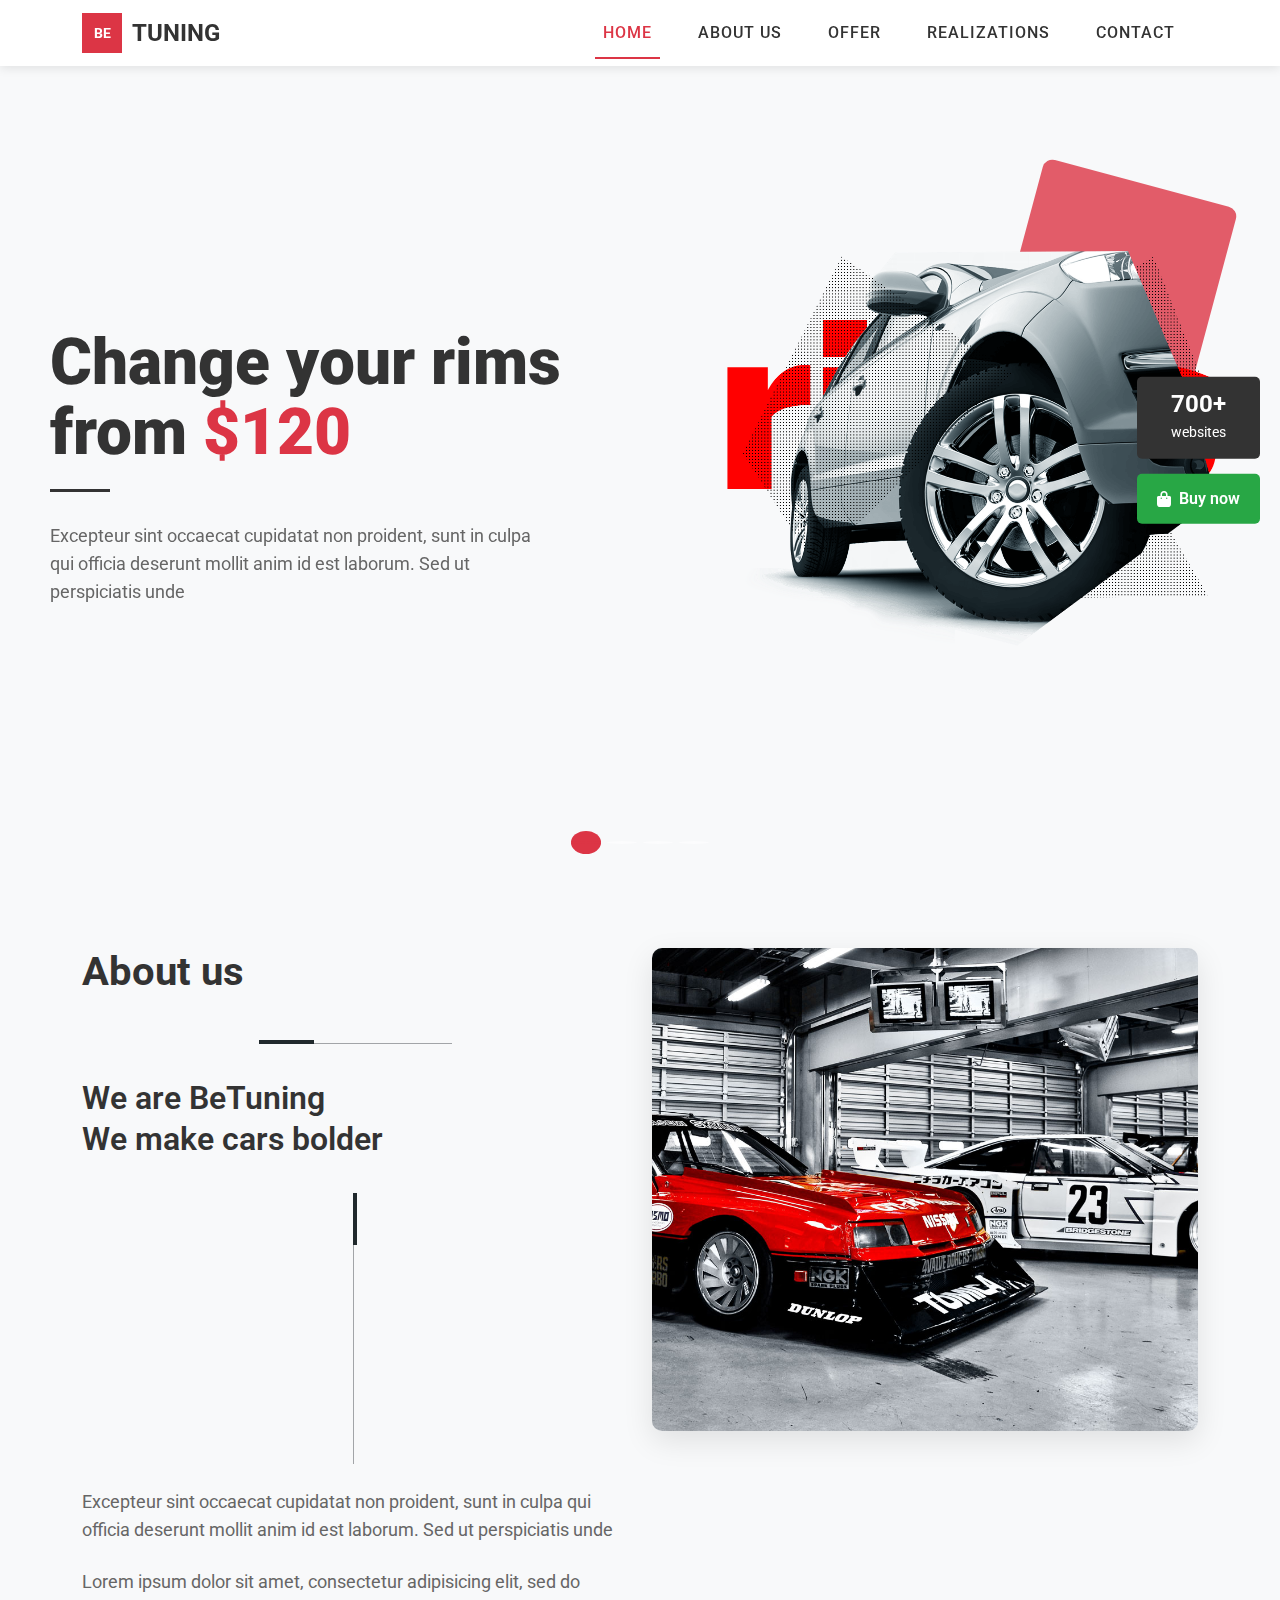
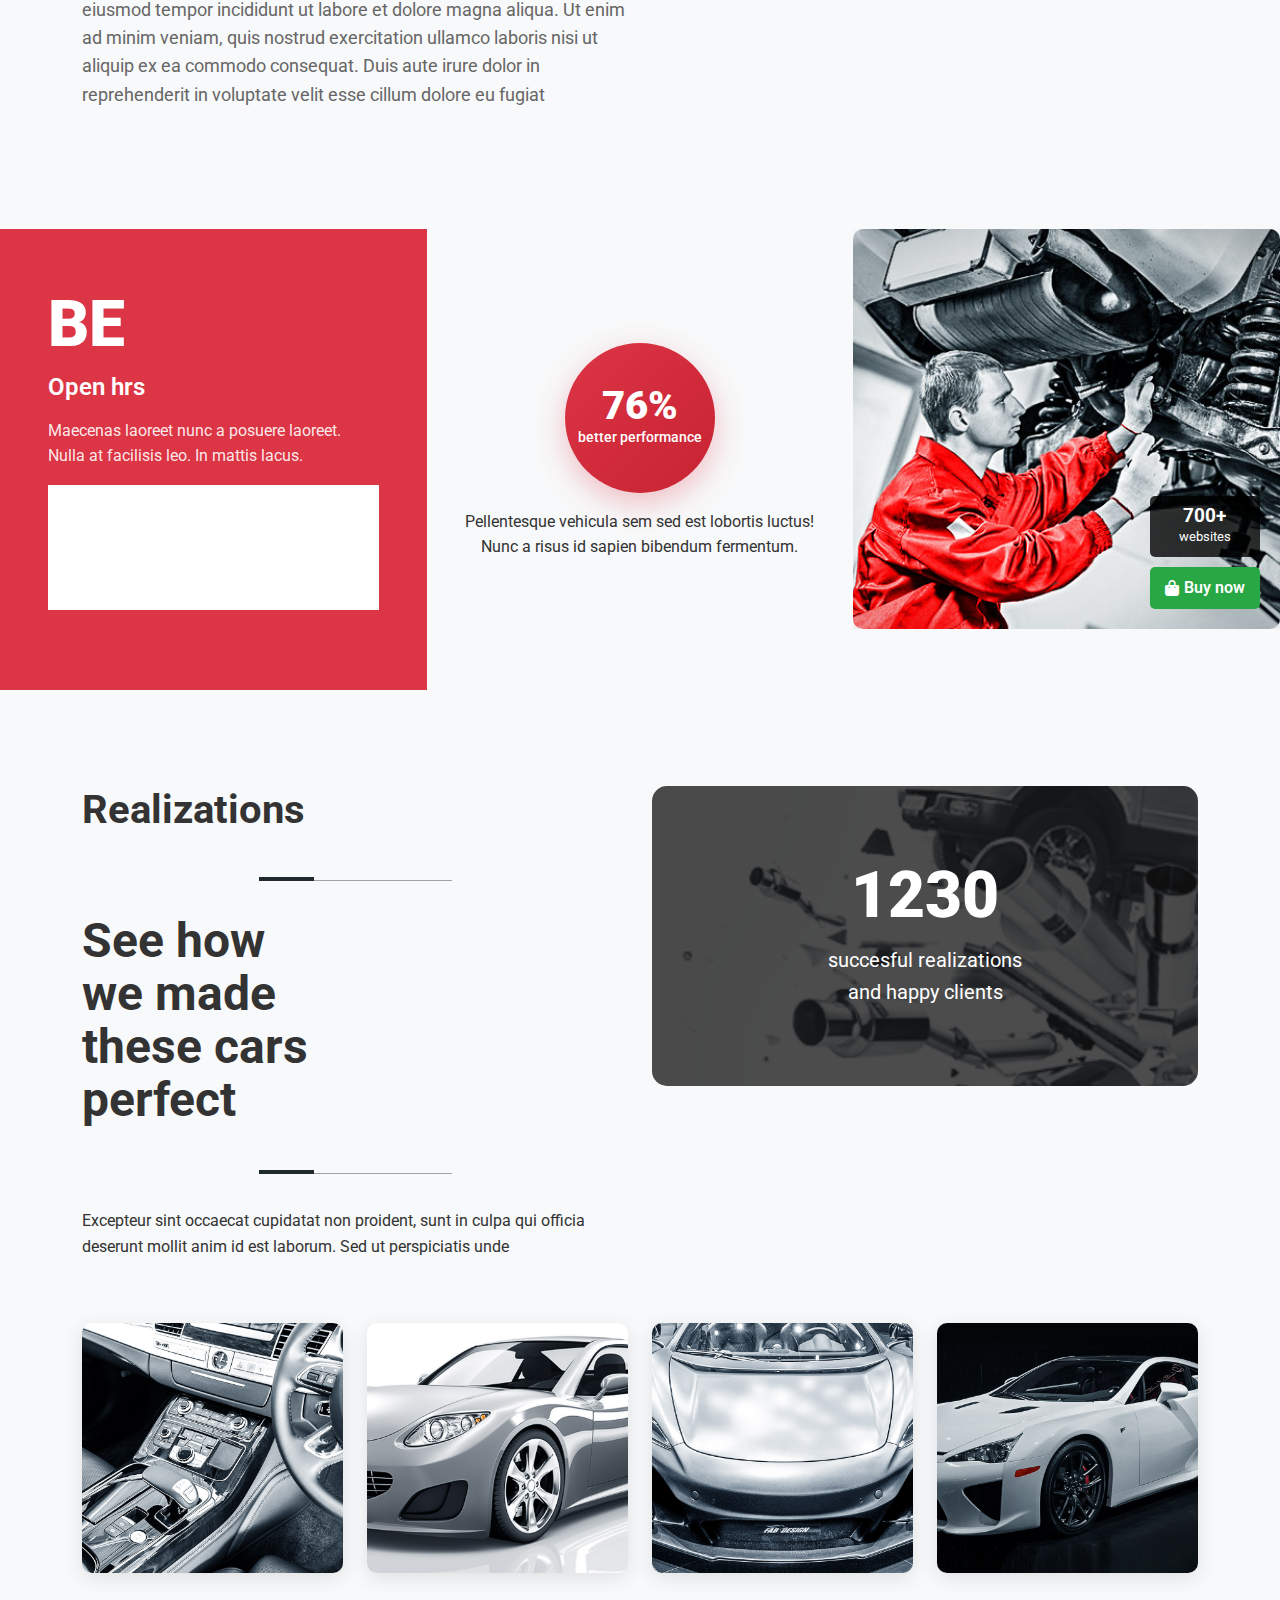
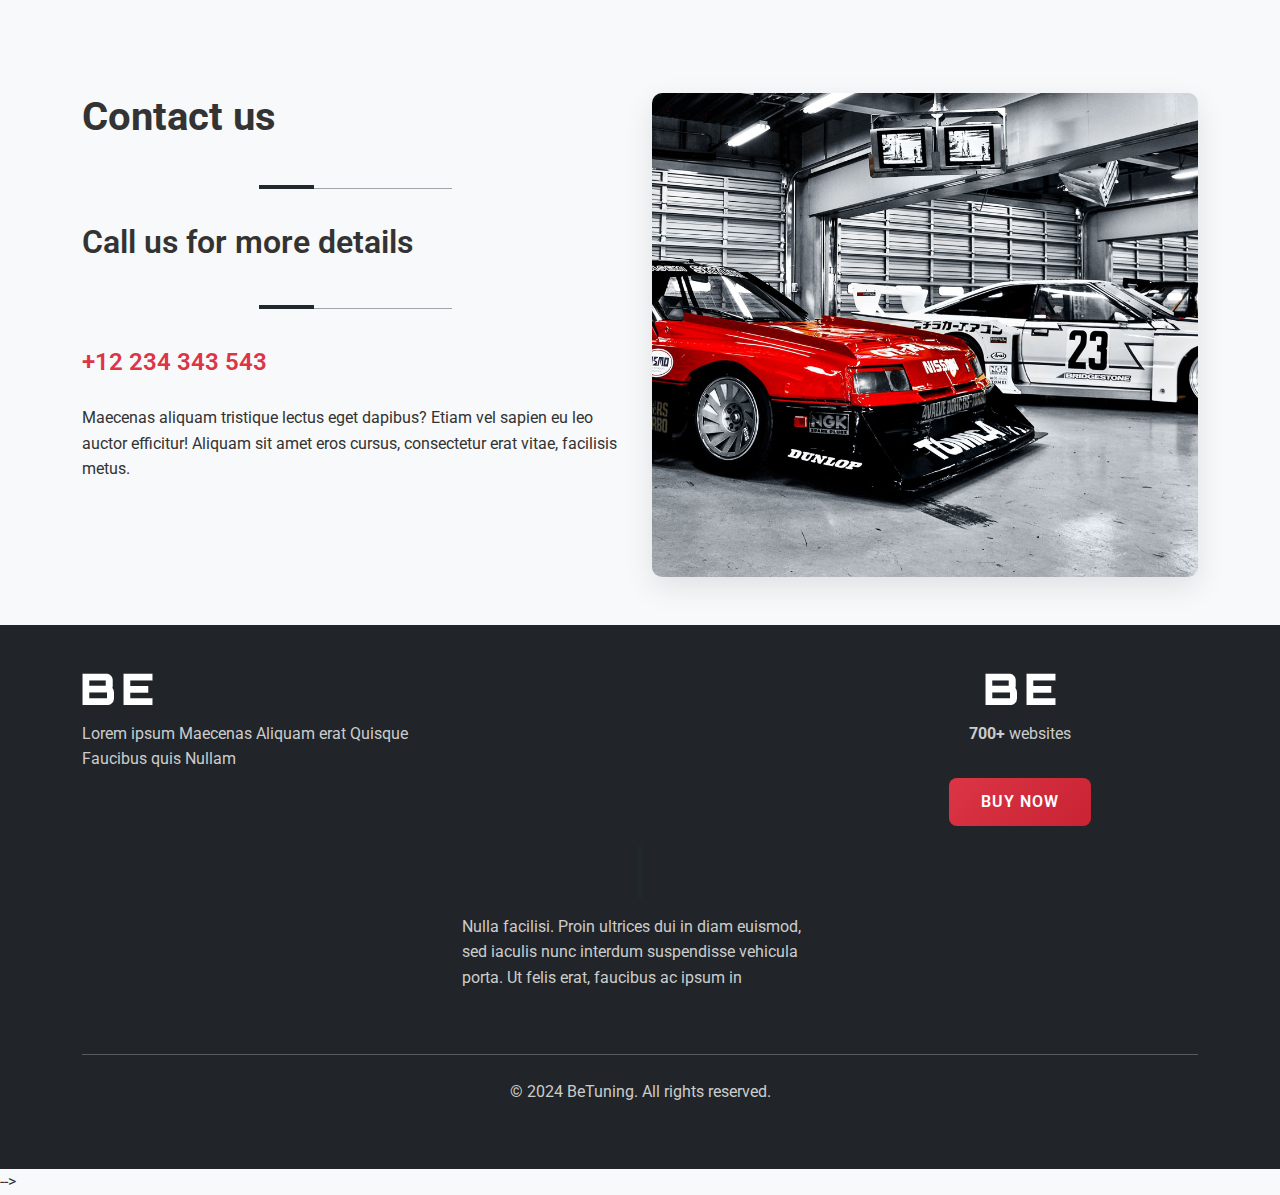
<file: index.html>
<!DOCTYPE html>
<html lang="en">
  <head>
    <meta charset="UTF-8" />
    <meta name="viewport" content="width=device-width, initial-scale=1.0" />
    <title>BeTuning - We make cars bolder</title>

    <!-- Bootstrap CSS -->
    <link
      href="https://cdn.jsdelivr.net/npm/bootstrap@5.3.0/dist/css/bootstrap.min.css"
      rel="stylesheet"
    />
    <!-- Font Awesome -->
    <link
      rel="stylesheet"
      href="https://cdnjs.cloudflare.com/ajax/libs/font-awesome/6.4.0/css/all.min.css"
    />
    <!-- Google Fonts -->
    <link
      href="https://fonts.googleapis.com/css2?family=Roboto:wght@300;400;500;700;900&display=swap"
      rel="stylesheet"
    />
    <!-- Custom CSS -->
    <link rel="stylesheet" href="style.css" />
  </head>
  <body>
    <!-- Navigation -->
    <nav class="navbar navbar-expand-lg navbar-light bg-white fixed-top">
      <div class="container">
        <a class="navbar-brand" href="#home">
          <div class="logo-container">
            <div class="logo-square">BE</div>
            <span class="logo-text">TUNING</span>
          </div>
        </a>
        <button
          class="navbar-toggler"
          type="button"
          data-bs-toggle="collapse"
          data-bs-target="#navbarNav"
        >
          <span class="navbar-toggler-icon"></span>
        </button>
        <div class="collapse navbar-collapse" id="navbarNav">
          <ul class="navbar-nav ms-auto">
            <li class="nav-item">
              <a class="nav-link active" href="#home">HOME</a>
            </li>
            <li class="nav-item">
              <a class="nav-link" href="#about">ABOUT US</a>
            </li>
            <li class="nav-item">
              <a class="nav-link" href="#offer">OFFER</a>
            </li>
            <li class="nav-item">
              <a class="nav-link" href="#realizations">REALIZATIONS</a>
            </li>
            <li class="nav-item">
              <a class="nav-link" href="#contact">CONTACT</a>
            </li>
          </ul>
        </div>
      </div>
    </nav>

    <!-- Hero Section -->
    <section id="home" class="hero-section">
      <div
        id="heroCarousel"
        class="carousel slide"
        data-bs-ride="carousel"
        data-bs-interval="5000"
        data-bs-pause="hover"
        data-bs-wrap="true"
      >
        <div class="carousel-indicators">
          <button
            type="button"
            data-bs-target="#heroCarousel"
            data-bs-slide-to="0"
            class="active"
          ></button>
          <button
            type="button"
            data-bs-target="#heroCarousel"
            data-bs-slide-to="1"
          ></button>
          <button
            type="button"
            data-bs-target="#heroCarousel"
            data-bs-slide-to="2"
          ></button>
          <button
            type="button"
            data-bs-target="#heroCarousel"
            data-bs-slide-to="3"
          ></button>
        </div>

        <div class="carousel-inner">
          <!-- Slide 1: Change your rims -->
          <div class="carousel-item active">
            <div class="container-fluid">
              <div class="row min-vh-100">
                <!-- Left Content -->
                <div class="col-lg-6 hero-content-col">
                  <div class="hero-content">
                    <h1 class="hero-title">
                      Change your rims from
                      <span class="price-highlight">$120</span>
                    </h1>
                    <div class="hero-separator"></div>
                    <p class="hero-description">
                      Excepteur sint occaecat cupidatat non proident, sunt in
                      culpa qui officia deserunt mollit anim id est laborum. Sed
                      ut perspiciatis unde
                    </p>
                  </div>
                </div>

                <!-- Right Visual -->
                <div class="col-lg-6 hero-visual-col">
                  <div class="hero-visual">
                    <div class="car-image">
                      <img
                        src="Assets/home_tuning_slider2_1.png"
                        alt="Car"
                        class="img-fluid"
                      />
                    </div>
                    <div class="background-shapes">
                      <div class="red-shape red-r"></div>
                      <div class="dotted-pattern"></div>
                    </div>
                  </div>
                </div>
              </div>
            </div>
          </div>

          <!-- Slide 2: Every car parts you need -->
          <div class="carousel-item">
            <div class="container-fluid">
              <div class="row min-vh-100">
                <!-- Left Content -->
                <div class="col-lg-6 hero-content-col">
                  <div class="hero-content">
                    <h1 class="hero-title">Every car parts you need</h1>
                    <div class="hero-separator"></div>
                    <p class="hero-description">
                      Excepteur sint occaecat cupidatat non proident, sunt in
                      culpa qui officia deserunt mollit anim id est laborum. Sed
                      ut perspiciatis unde
                    </p>
                  </div>
                </div>

                <!-- Right Visual -->
                <div class="col-lg-6 hero-visual-col">
                  <div class="hero-visual">
                    <div class="car-image">
                      <img
                        src="Assets/home_tuning_slider2_2.png"
                        alt="Car Parts"
                        class="img-fluid"
                      />
                    </div>
                    <div class="background-shapes">
                      <div class="red-shape red-p"></div>
                      <div class="dotted-pattern"></div>
                    </div>
                  </div>
                </div>
              </div>
            </div>
          </div>

          <!-- Slide 3: Boost acceleration & speed -->
          <div class="carousel-item">
            <div class="container-fluid">
              <div class="row min-vh-100">
                <!-- Left Content -->
                <div class="col-lg-6 hero-content-col">
                  <div class="hero-content">
                    <h1 class="hero-title">
                      Boost acceleration & speed from
                      <span class="price-highlight">$280</span>
                    </h1>
                    <div class="hero-separator"></div>
                    <p class="hero-description">
                      Excepteur sint occaecat cupidatat non proident, sunt in
                      culpa qui officia deserunt mollit anim id est laborum. Sed
                      ut perspiciatis unde
                    </p>
                  </div>
                </div>

                <!-- Right Visual -->
                <div class="col-lg-6 hero-visual-col">
                  <div class="hero-visual">
                    <div class="car-image">
                      <img
                        src="Assets/home_tuning_slider2_3.png"
                        alt="Sports Car"
                        class="img-fluid"
                      />
                    </div>
                    <div class="background-shapes">
                      <div class="red-shape red-b"></div>
                      <div class="dotted-pattern"></div>
                    </div>
                  </div>
                </div>
              </div>
            </div>
          </div>

          <!-- Slide 4: Make your car unique inside -->
          <div class="carousel-item">
            <div class="container-fluid">
              <div class="row min-vh-100">
                <!-- Left Content -->
                <div class="col-lg-6 hero-content-col">
                  <div class="hero-content">
                    <h1 class="hero-title">
                      Make your car unique inside from
                      <span class="price-highlight">$50</span>
                    </h1>
                    <div class="hero-separator"></div>
                    <p class="hero-description">
                      Excepteur sint occaecat cupidatat non proident, sunt in
                      culpa qui officia deserunt mollit anim id est laborum. Sed
                      ut perspiciatis unde
                    </p>
                  </div>
                </div>

                <!-- Right Visual -->
                <div class="col-lg-6 hero-visual-col">
                  <div class="hero-visual">
                    <div class="car-image">
                      <img
                        src="Assets/home_tuning_slider2_4.png"
                        alt="Car Interior"
                        class="img-fluid"
                      />
                    </div>
                    <div class="background-shapes">
                      <div class="red-shape red-c"></div>
                      <div class="dotted-pattern"></div>
                    </div>
                  </div>
                </div>
              </div>
            </div>
          </div>
        </div>
      </div>

      <!-- Floating Sidebar -->
      <div class="floating-sidebar">
        <div class="sidebar-box">
          <div class="box-number">700+</div>
          <div class="box-text">websites</div>
        </div>
        <button class="buy-now-btn">
          <i class="fas fa-shopping-bag"></i>
          <span>Buy now</span>
        </button>
      </div>
    </section>

    <!-- About Us Section -->
    <section id="about" class="py-5">
      <div class="container">
        <div class="row">
          <div class="col-lg-6">
            <div class="about-content">
              <h2 class="section-title">About us</h2>
              <div class="separator mb-4">
                <img
                  src="Assets/home_tuning_sep3.png"
                  alt="Separator"
                  class="img-fluid"
                />
              </div>
              <h3 class="mb-4">We are BeTuning<br />We make cars bolder</h3>
              <div class="separator mb-4">
                <img
                  src="Assets/home_tuning_sep1.png"
                  alt="Separator"
                  class="img-fluid"
                />
              </div>
              <p class="mb-4">
                Excepteur sint occaecat cupidatat non proident, sunt in culpa
                qui officia deserunt mollit anim id est laborum. Sed ut
                perspiciatis unde
              </p>
              <p>
                Lorem ipsum dolor sit amet, consectetur adipisicing elit, sed do
                eiusmod tempor incididunt ut labore et dolore magna aliqua. Ut
                enim ad minim veniam, quis nostrud exercitation ullamco laboris
                nisi ut aliquip ex ea commodo consequat. Duis aute irure dolor
                in reprehenderit in voluptate velit esse cillum dolore eu fugiat
              </p>
            </div>
          </div>
          <div class="col-lg-6">
            <div class="about-image">
              <img
                src="Assets/home_tuning_about2.jpg"
                alt="About Us"
                class="img-fluid"
              />
            </div>
          </div>
        </div>
      </div>
    </section>

    <!-- Open Hours & Stats Section -->
    <section class="py-5">
      <div class="container-fluid">
        <div class="row">
          <!-- Red Background Section -->
          <div class="col-lg-4 open-hours-section">
            <div class="open-hours-content">
              <div class="be-logo-large">BE</div>
              <h4>Open hrs</h4>
              <p class="mb-3">
                Maecenas laoreet nunc a posuere laoreet. Nulla at facilisis leo.
                In mattis lacus.
              </p>
              <table class="table table-borderless">
                <tr>
                  <td>MON - TUE</td>
                  <td>8am - 8am</td>
                </tr>
                <tr>
                  <td>SAT</td>
                  <td>10am - 6am</td>
                </tr>
                <tr>
                  <td>SUN</td>
                  <td>-</td>
                </tr>
              </table>
            </div>
          </div>

          <!-- Stats Section -->
          <div class="col-lg-4 stats-section-bg">
            <div class="stats-section text-center">
              <div class="stat-circle">
                <span class="stat-number">76%</span>
                <p class="stat-label">better performance</p>
              </div>
              <p class="mt-3">
                Pellentesque vehicula sem sed est lobortis luctus! Nunc a risus
                id sapien bibendum fermentum.
              </p>
            </div>
          </div>

          <!-- Mechanic Image Section -->
          <div class="col-lg-4 mechanic-section">
            <div class="mechanic-image">
              <img
                src="Assets/home_tuning_mechanic.jpg"
                alt="Mechanic"
                class="img-fluid"
              />
              <div class="mechanic-overlay">
                <div class="overlay-box">
                  <div class="overlay-number">700+</div>
                  <div class="overlay-text">websites</div>
                </div>
                <button class="overlay-btn">
                  <i class="fas fa-shopping-bag"></i>
                  <span>Buy now</span>
                </button>
              </div>
            </div>
          </div>
        </div>
      </div>
    </section>

    <!-- Realizations Section -->
    <section id="realizations" class="py-5">
      <div class="container">
        <div class="row">
          <div class="col-lg-6">
            <div class="realizations-content">
              <h2 class="section-title">Realizations</h2>
              <div class="separator mb-4">
                <img
                  src="Assets/home_tuning_sep3.png"
                  alt="Separator"
                  class="img-fluid"
                />
              </div>
              <h3 class="mb-4">
                See how<br />we made<br />these cars<br />perfect
              </h3>
              <div class="separator mb-4">
                <img
                  src="Assets/home_tuning_sep3.png"
                  alt="Separator"
                  class="img-fluid"
                />
              </div>
              <p>
                Excepteur sint occaecat cupidatat non proident, sunt in culpa
                qui officia deserunt mollit anim id est laborum. Sed ut
                perspiciatis unde
              </p>
            </div>
          </div>

          <div class="col-lg-6">
            <div class="realizations-counter">
              <div
                class="counter-bg"
                style="
                  background-image: url('Assets/home_tuning_counterbg.png');
                "
              >
                <div class="counter-content">
                  <h2 class="counter-number">1230</h2>
                  <p class="counter-text">
                    succesful realizations<br />and happy clients
                  </p>
                </div>
              </div>
            </div>
          </div>
        </div>

        <!-- Portfolio Grid -->
        <div class="row mt-5">
          <div class="col-lg-3 col-md-6 mb-4">
            <div class="portfolio-item">
              <img
                src="Assets/home_tuning_portfolio3.jpg"
                alt="Portfolio 1"
                class="img-fluid"
              />
              <div class="portfolio-overlay">
                <h5>Car Tuning Project 1</h5>
                <p>Complete engine modification</p>
              </div>
            </div>
          </div>
          <div class="col-lg-3 col-md-6 mb-4">
            <div class="portfolio-item">
              <img
                src="Assets/home_tuning_portfolio4.jpg"
                alt="Portfolio 2"
                class="img-fluid"
              />
              <div class="portfolio-overlay">
                <h5>Car Tuning Project 2</h5>
                <p>Exterior body modifications</p>
              </div>
            </div>
          </div>
          <div class="col-lg-3 col-md-6 mb-4">
            <div class="portfolio-item">
              <img
                src="Assets/home_tuning_portfolio5.jpg"
                alt="Portfolio 3"
                class="img-fluid"
              />
              <div class="portfolio-overlay">
                <h5>Car Tuning Project 3</h5>
                <p>Interior customization</p>
              </div>
            </div>
          </div>
          <div class="col-lg-3 col-md-6 mb-4">
            <div class="portfolio-item">
              <img
                src="Assets/home_tuning_portfolio6.jpg"
                alt="Portfolio 4"
                class="img-fluid"
              />
              <div class="portfolio-overlay">
                <h5>Car Tuning Project 4</h5>
                <p>Performance upgrades</p>
              </div>
            </div>
          </div>
        </div>
      </div>
    </section>

    <!-- Contact Section -->
    <section id="contact" class="py-5">
      <div class="container">
        <div class="row">
          <div class="col-lg-6">
            <div class="contact-content">
              <h2 class="section-title">Contact us</h2>
              <div class="separator mb-4">
                <img
                  src="Assets/home_tuning_sep3.png"
                  alt="Separator"
                  class="img-fluid"
                />
              </div>
              <h3 class="mb-4">Call us for more details</h3>
              <div class="separator mb-4">
                <img
                  src="Assets/home_tuning_sep3.png"
                  alt="Separator"
                  class="img-fluid"
                />
              </div>
              <p class="phone-number mb-4">+12 234 343 543</p>
              <p>
                Maecenas aliquam tristique lectus eget dapibus? Etiam vel sapien
                eu leo auctor efficitur! Aliquam sit amet eros cursus,
                consectetur erat vitae, facilisis metus.
              </p>
            </div>
          </div>
          <div class="col-lg-6">
            <div class="contact-image">
              <img
                src="Assets/home_tuning_about2.jpg"
                alt="Contact"
                class="img-fluid"
              />
            </div>
          </div>
        </div>
      </div>
    </section>

    <!-- Footer -->
    <footer class="bg-dark text-white py-5">
      <div class="container">
        <div class="row">
          <div class="col-lg-4 mb-4">
            <img
              src="Assets/home_tuning_be_logo.png"
              alt="BeTuning Logo"
              class="mb-3"
            />
            <p>
              Lorem ipsum Maecenas Aliquam erat Quisque Faucibus quis Nullam
            </p>
          </div>
          <div class="col-lg-4 mb-4">
            <div class="separator mb-3">
              <img
                src="Assets/home_tuning_sep2.png"
                alt="Separator"
                class="img-fluid"
              />
            </div>
            <p>
              Nulla facilisi. Proin ultrices dui in diam euismod, sed iaculis
              nunc interdum suspendisse vehicula porta. Ut felis erat, faucibus
              ac ipsum in
            </p>
          </div>
          <div class="col-lg-4 mb-4">
            <div class="text-center">
              <img
                src="Assets/home_tuning_be_logo.png"
                alt="BeTuning Logo"
                class="mb-3"
              />
              <p class="mb-3"><strong>700+</strong> websites</p>
              <a href="#" class="btn btn-primary">Buy now</a>
            </div>
          </div>
        </div>
        <hr class="my-4" />
        <div class="row">
          <div class="col-12 text-center">
            <p>&copy; 2024 BeTuning. All rights reserved.</p>
          </div>
        </div>
      </div>
    </footer>
    -->

    <!-- Bootstrap JS -->
    <script src="https://cdn.jsdelivr.net/npm/bootstrap@5.3.0/dist/js/bootstrap.bundle.min.js"></script>
    <!-- Custom JS -->
    <script src="script.js"></script>
  </body>
</html>
</file>
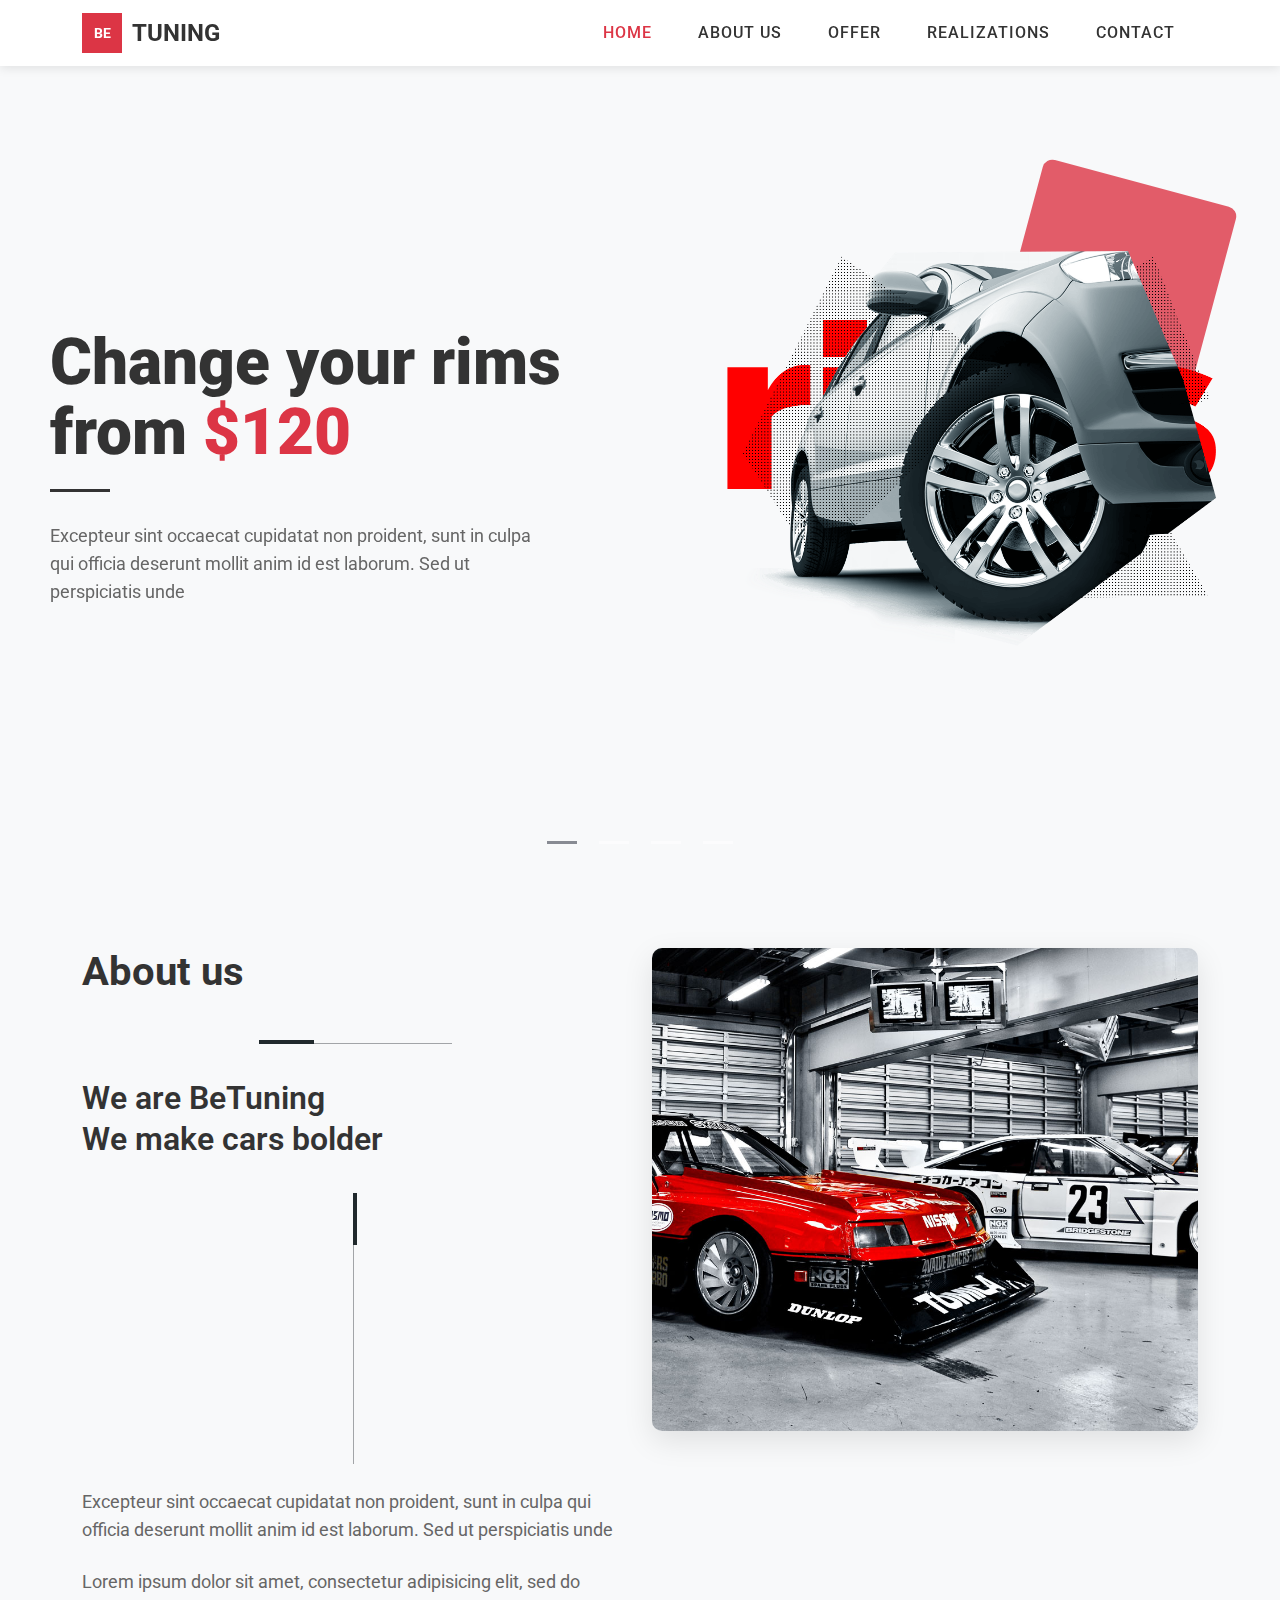
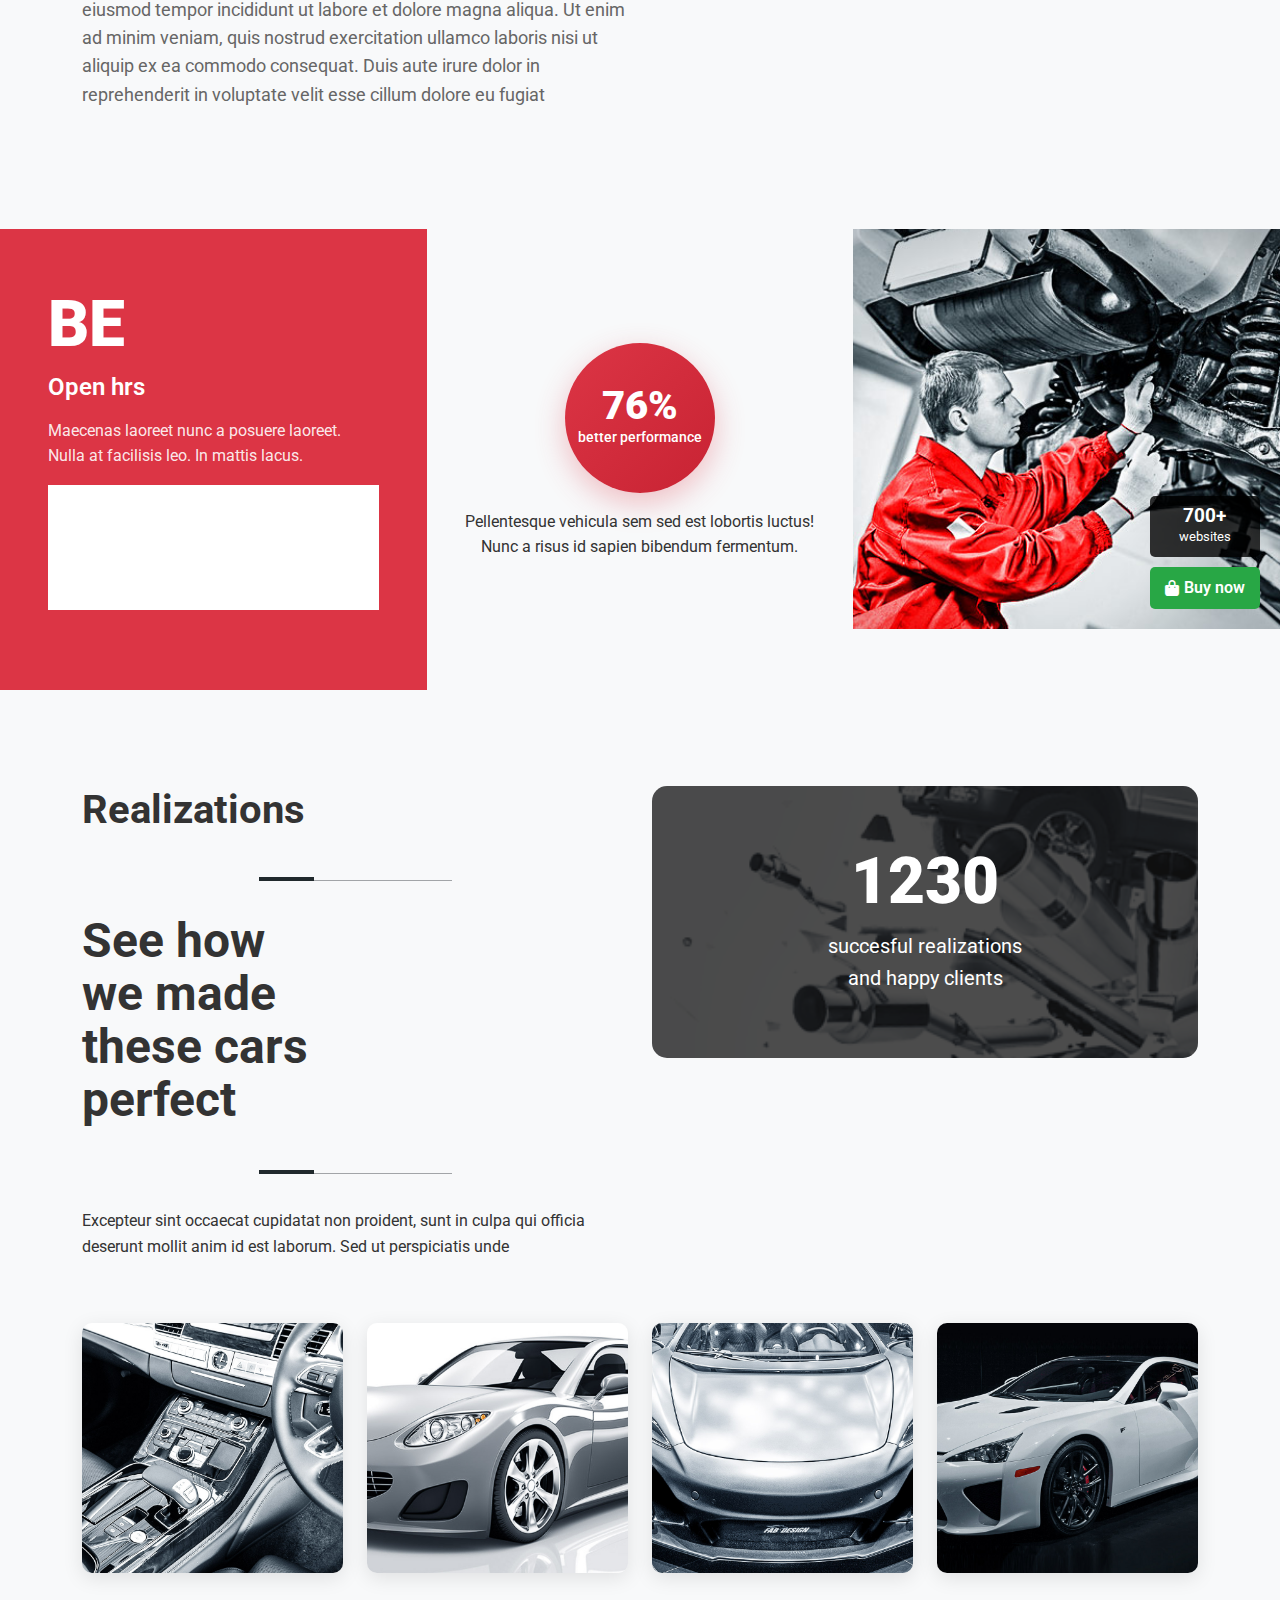
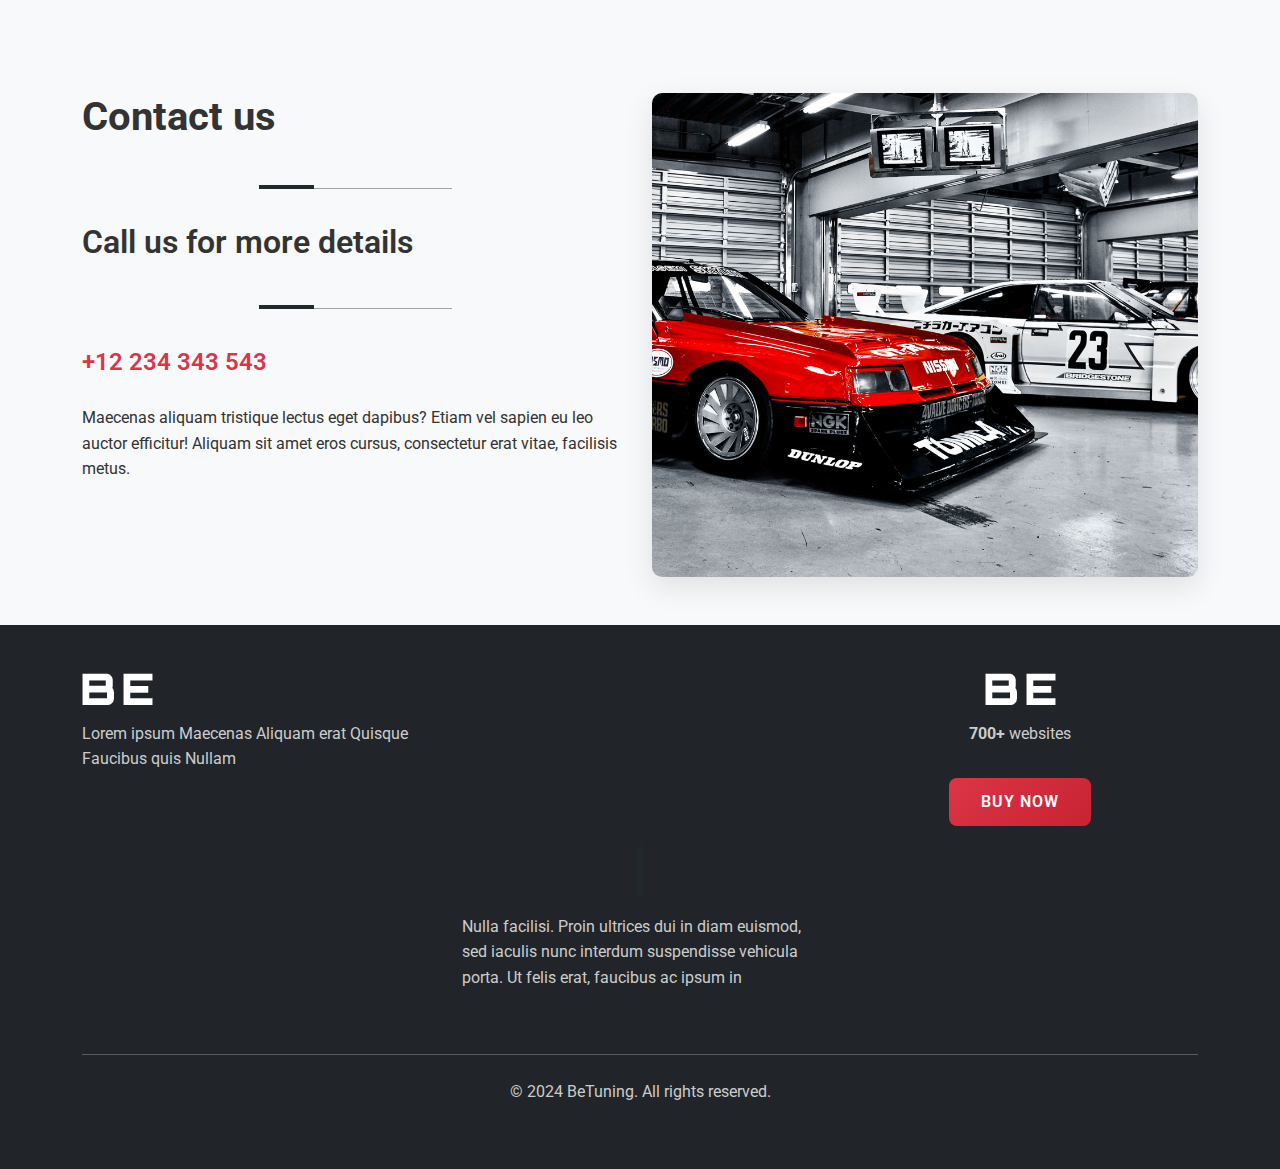
<file: lab-task-1-Tunning/index.html>
<!DOCTYPE html>
<html lang="en">
  <head>
    <meta charset="UTF-8" />
    <meta name="viewport" content="width=device-width, initial-scale=1.0" />
    <title>BeTuning - We make cars bolder</title>

    <link
      href="https://cdn.jsdelivr.net/npm/bootstrap@5.3.0/dist/css/bootstrap.min.css"
      rel="stylesheet"
    />
    <link
      rel="stylesheet"
      href="https://cdnjs.cloudflare.com/ajax/libs/font-awesome/6.4.0/css/all.min.css"
    />
    <link
      href="https://fonts.googleapis.com/css2?family=Roboto:wght@300;400;500;700;900&display=swap"
      rel="stylesheet"
    />
    <link rel="stylesheet" href="style.css" />
  </head>
  <body>
    <nav class="navbar navbar-expand-lg navbar-light bg-white fixed-top">
      <div class="container">
        <a class="navbar-brand" href="#home">
          <div class="logo-container">
            <div class="logo-square">BE</div>
            <span class="logo-text">TUNING</span>
          </div>
        </a>
        <button
          class="navbar-toggler"
          type="button"
          data-bs-toggle="collapse"
          data-bs-target="#navbarNav"
        >
          <span class="navbar-toggler-icon"></span>
        </button>
        <div class="collapse navbar-collapse" id="navbarNav">
          <ul class="navbar-nav ms-auto">
            <li class="nav-item">
              <a class="nav-link active" href="#home">HOME</a>
            </li>
            <li class="nav-item">
              <a class="nav-link" href="#about">ABOUT US</a>
            </li>
            <li class="nav-item">
              <a class="nav-link" href="#offer">OFFER</a>
            </li>
            <li class="nav-item">
              <a class="nav-link" href="#realizations">REALIZATIONS</a>
            </li>
            <li class="nav-item">
              <a class="nav-link" href="#contact">CONTACT</a>
            </li>
          </ul>
        </div>
      </div>
    </nav>

    <section id="home" class="section-hero">
      <div
        id="heroCarousel"
        class="carousel slide"
        data-bs-ride="carousel"
        data-bs-interval="5000"
        data-bs-pause="hover"
        data-bs-wrap="true"
      >
        <div class="carousel-indicators">
          <button
            type="button"
            data-bs-target="#heroCarousel"
            data-bs-slide-to="0"
            class="active"
          ></button>
          <button
            type="button"
            data-bs-target="#heroCarousel"
            data-bs-slide-to="1"
          ></button>
          <button
            type="button"
            data-bs-target="#heroCarousel"
            data-bs-slide-to="2"
          ></button>
          <button
            type="button"
            data-bs-target="#heroCarousel"
            data-bs-slide-to="3"
          ></button>
        </div>

        <div class="carousel-inner">
          <div class="carousel-item active">
            <div class="container-fluid">
              <div class="row min-vh-100">
                <div class="col-lg-6 hero-text-col">
                  <div class="hero-text">
                    <h1 class="hero-heading">
                      Change your rims from
                      <span class="price-highlight">$120</span>
                    </h1>
                    <div class="hero-separator"></div>
                    <p class="hero-text-desc">
                      Excepteur sint occaecat cupidatat non proident, sunt in
                      culpa qui officia deserunt mollit anim id est laborum. Sed
                      ut perspiciatis unde
                    </p>
                  </div>
                </div>

                <div class="col-lg-6 hero-image-col">
                  <div class="hero-image-box">
                    <div class="car-img">
                      <img
                        src="Assets/home_tuning_slider2_1.png"
                        alt="Car"
                        class="img-fluid"
                      />
                    </div>
                    <div class="bg-shapes">
                      <div class="red-shape red-r"></div>
                      <div class="dotted"></div>
                    </div>
                  </div>
                </div>
              </div>
            </div>
          </div>

          <div class="carousel-item">
            <div class="container-fluid">
              <div class="row min-vh-100">
                <div class="col-lg-6 hero-text-col">
                  <div class="hero-text">
                    <h1 class="hero-heading">Every car parts you need</h1>
                    <div class="hero-separator"></div>
                    <p class="hero-text-desc">
                      Excepteur sint occaecat cupidatat non proident, sunt in
                      culpa qui officia deserunt mollit anim id est laborum. Sed
                      ut perspiciatis unde
                    </p>
                  </div>
                </div>

                <div class="col-lg-6 hero-image-col">
                  <div class="hero-image-box">
                    <div class="car-img">
                      <img
                        src="Assets/home_tuning_slider2_2.png"
                        alt="Car Parts"
                        class="img-fluid"
                      />
                    </div>
                    <div class="bg-shapes">
                      <div class="red-shape red-p"></div>
                      <div class="dotted"></div>
                    </div>
                  </div>
                </div>
              </div>
            </div>
          </div>

          <div class="carousel-item">
            <div class="container-fluid">
              <div class="row min-vh-100">
                <div class="col-lg-6 hero-text-col">
                  <div class="hero-text">
                    <h1 class="hero-heading">
                      Boost acceleration & speed from
                      <span class="price-highlight">$280</span>
                    </h1>
                    <div class="hero-separator"></div>
                    <p class="hero-text-desc">
                      Excepteur sint occaecat cupidatat non proident, sunt in
                      culpa qui officia deserunt mollit anim id est laborum. Sed
                      ut perspiciatis unde
                    </p>
                  </div>
                </div>

                <div class="col-lg-6 hero-image-col">
                  <div class="hero-image-box">
                    <div class="car-img">
                      <img
                        src="Assets/home_tuning_slider2_3.png"
                        alt="Sports Car"
                        class="img-fluid"
                      />
                    </div>
                    <div class="bg-shapes">
                      <div class="red-shape red-b"></div>
                      <div class="dotted"></div>
                    </div>
                  </div>
                </div>
              </div>
            </div>
          </div>

          <div class="carousel-item">
            <div class="container-fluid">
              <div class="row min-vh-100">
                <div class="col-lg-6 hero-text-col">
                  <div class="hero-text">
                    <h1 class="hero-heading">
                      Make your car unique inside from
                      <span class="price-highlight">$50</span>
                    </h1>
                    <div class="hero-separator"></div>
                    <p class="hero-text-desc">
                      Excepteur sint occaecat cupidatat non proident, sunt in
                      culpa qui officia deserunt mollit anim id est laborum. Sed
                      ut perspiciatis unde
                    </p>
                  </div>
                </div>

                <div class="col-lg-6 hero-image-col">
                  <div class="hero-image-box">
                    <div class="car-img">
                      <img
                        src="Assets/home_tuning_slider2_4.png"
                        alt="Car Interior"
                        class="img-fluid"
                      />
                    </div>
                    <div class="bg-shapes">
                      <div class="red-shape red-c"></div>
                      <div class="dotted"></div>
                    </div>
                  </div>
                </div>
              </div>
            </div>
          </div>
        </div>
      </div>
    </section>

    <section id="about" class="py-5">
      <div class="container">
        <div class="row">
          <div class="col-lg-6">
            <div class="about-text">
              <h2 class="section-heading">About us</h2>
              <div class="separator mb-4">
                <img
                  src="Assets/home_tuning_sep3.png"
                  alt="Separator"
                  class="img-fluid"
                />
              </div>
              <h3 class="mb-4">We are BeTuning<br />We make cars bolder</h3>
              <div class="separator mb-4">
                <img
                  src="Assets/home_tuning_sep1.png"
                  alt="Separator"
                  class="img-fluid"
                />
              </div>
              <p class="mb-4">
                Excepteur sint occaecat cupidatat non proident, sunt in culpa
                qui officia deserunt mollit anim id est laborum. Sed ut
                perspiciatis unde
              </p>
              <p>
                Lorem ipsum dolor sit amet, consectetur adipisicing elit, sed do
                eiusmod tempor incididunt ut labore et dolore magna aliqua. Ut
                enim ad minim veniam, quis nostrud exercitation ullamco laboris
                nisi ut aliquip ex ea commodo consequat. Duis aute irure dolor
                in reprehenderit in voluptate velit esse cillum dolore eu fugiat
              </p>
            </div>
          </div>
          <div class="col-lg-6">
            <div class="about-img">
              <img
                src="Assets/home_tuning_about2.jpg"
                alt="About Us"
                class="img-fluid"
              />
            </div>
          </div>
        </div>
      </div>
    </section>

    <section class="py-5">
      <div class="container-fluid">
        <div class="row">
          <div class="col-lg-4 hours-section">
            <div class="hours-content">
              <div class="be-logo-big">BE</div>
              <h4>Open hrs</h4>
              <p class="mb-3">
                Maecenas laoreet nunc a posuere laoreet. Nulla at facilisis leo.
                In mattis lacus.
              </p>
              <table class="table table-borderless">
                <tr>
                  <td>MON - TUE</td>
                  <td>8am - 8am</td>
                </tr>
                <tr>
                  <td>SAT</td>
                  <td>10am - 6am</td>
                </tr>
                <tr>
                  <td>SUN</td>
                  <td>-</td>
                </tr>
              </table>
            </div>
          </div>

          <div class="col-lg-4 stats-section-box">
            <div class="stats-section text-center">
              <div class="stat-circle">
                <span class="stat-number">76%</span>
                <p class="stat-label">better performance</p>
              </div>
              <p class="mt-3">
                Pellentesque vehicula sem sed est lobortis luctus! Nunc a risus
                id sapien bibendum fermentum.
              </p>
            </div>
          </div>

          <div class="col-lg-4 mechanic-section-box">
            <div class="mechanic-img">
              <img
                src="Assets/home_tuning_mechanic.jpg"
                alt="Mechanic"
                class="img-fluid"
              />
              <div class="mechanic-overlay">
                <div class="overlay-box">
                  <div class="overlay-number">700+</div>
                  <div class="overlay-text">websites</div>
                </div>
                <button class="overlay-btn">
                  <i class="fas fa-shopping-bag"></i>
                  <span>Buy now</span>
                </button>
              </div>
            </div>
          </div>
        </div>
      </div>
    </section>

    <section id="realizations" class="py-5">
      <div class="container">
        <div class="row">
          <div class="col-lg-6">
            <div class="realizations-text">
              <h2 class="section-heading">Realizations</h2>
              <div class="separator mb-4">
                <img
                  src="Assets/home_tuning_sep3.png"
                  alt="Separator"
                  class="img-fluid"
                />
              </div>
              <h3 class="mb-4">
                See how<br />we made<br />these cars<br />perfect
              </h3>
              <div class="separator mb-4">
                <img
                  src="Assets/home_tuning_sep3.png"
                  alt="Separator"
                  class="img-fluid"
                />
              </div>
              <p>
                Excepteur sint occaecat cupidatat non proident, sunt in culpa
                qui officia deserunt mollit anim id est laborum. Sed ut
                perspiciatis unde
              </p>
            </div>
          </div>

          <div class="col-lg-6">
            <div class="realizations-box">
              <div
                class="counter-bg-box"
                style="
                  background-image: url('Assets/home_tuning_counterbg.png');
                "
              >
                <div class="counter-text-box">
                  <h2 class="counter-number">1230</h2>
                  <p class="counter-text">
                    succesful realizations<br />and happy clients
                  </p>
                </div>
              </div>
            </div>
          </div>
        </div>

        <div class="row mt-5">
          <div class="col-lg-3 col-md-6 mb-4">
            <div class="portfolio-card">
              <img
                src="Assets/home_tuning_portfolio3.jpg"
                alt="Portfolio 1"
                class="img-fluid"
              />
              <div class="portfolio-card-overlay">
                <h5>Car Tuning Project 1</h5>
                <p>Complete engine modification</p>
              </div>
            </div>
          </div>
          <div class="col-lg-3 col-md-6 mb-4">
            <div class="portfolio-card">
              <img
                src="Assets/home_tuning_portfolio4.jpg"
                alt="Portfolio 2"
                class="img-fluid"
              />
              <div class="portfolio-card-overlay">
                <h5>Car Tuning Project 2</h5>
                <p>Exterior body modifications</p>
              </div>
            </div>
          </div>
          <div class="col-lg-3 col-md-6 mb-4">
            <div class="portfolio-card">
              <img
                src="Assets/home_tuning_portfolio5.jpg"
                alt="Portfolio 3"
                class="img-fluid"
              />
              <div class="portfolio-card-overlay">
                <h5>Car Tuning Project 3</h5>
                <p>Interior customization</p>
              </div>
            </div>
          </div>
          <div class="col-lg-3 col-md-6 mb-4">
            <div class="portfolio-card">
              <img
                src="Assets/home_tuning_portfolio6.jpg"
                alt="Portfolio 4"
                class="img-fluid"
              />
              <div class="portfolio-card-overlay">
                <h5>Car Tuning Project 4</h5>
                <p>Performance upgrades</p>
              </div>
            </div>
          </div>
        </div>
      </div>
    </section>

    <section id="contact" class="py-5">
      <div class="container">
        <div class="row">
          <div class="col-lg-6">
            <div class="contact-text">
              <h2 class="section-heading">Contact us</h2>
              <div class="separator mb-4">
                <img
                  src="Assets/home_tuning_sep3.png"
                  alt="Separator"
                  class="img-fluid"
                />
              </div>
              <h3 class="mb-4">Call us for more details</h3>
              <div class="separator mb-4">
                <img
                  src="Assets/home_tuning_sep3.png"
                  alt="Separator"
                  class="img-fluid"
                />
              </div>
              <p class="phone-text mb-4">+12 234 343 543</p>
              <p>
                Maecenas aliquam tristique lectus eget dapibus? Etiam vel sapien
                eu leo auctor efficitur! Aliquam sit amet eros cursus,
                consectetur erat vitae, facilisis metus.
              </p>
            </div>
          </div>
          <div class="col-lg-6">
            <div class="contact-img">
              <img
                src="Assets/home_tuning_about2.jpg"
                alt="Contact"
                class="img-fluid"
              />
            </div>
          </div>
        </div>
      </div>
    </section>

    <footer class="bg-dark text-white py-5">
      <div class="container">
        <div class="row">
          <div class="col-lg-4 mb-4">
            <img
              src="Assets/home_tuning_be_logo.png"
              alt="BeTuning Logo"
              class="mb-3"
            />
            <p>
              Lorem ipsum Maecenas Aliquam erat Quisque Faucibus quis Nullam
            </p>
          </div>
          <div class="col-lg-4 mb-4">
            <div class="separator mb-3">
              <img
                src="Assets/home_tuning_sep2.png"
                alt="Separator"
                class="img-fluid"
              />
            </div>
            <p>
              Nulla facilisi. Proin ultrices dui in diam euismod, sed iaculis
              nunc interdum suspendisse vehicula porta. Ut felis erat, faucibus
              ac ipsum in
            </p>
          </div>
          <div class="col-lg-4 mb-4">
            <div class="text-center">
              <img
                src="Assets/home_tuning_be_logo.png"
                alt="BeTuning Logo"
                class="mb-3"
              />
              <p class="mb-3"><strong>700+</strong> websites</p>
              <a href="#" class="btn btn-primary">Buy now</a>
            </div>
          </div>
        </div>
        <hr class="my-4" />
        <div class="row">
          <div class="col-12 text-center">
            <p>&copy; 2024 BeTuning. All rights reserved.</p>
          </div>
        </div>
      </div>
    </footer>

    <script src="https://cdn.jsdelivr.net/npm/bootstrap@5.3.0/dist/js/bootstrap.bundle.min.js"></script>

    <script>
      document.addEventListener("DOMContentLoaded", function () {
        const navbar = document.querySelector(".navbar");

        window.addEventListener("scroll", function () {
          if (window.scrollY > 50) {
            navbar.classList.add("scrolled");
          } else {
            navbar.classList.remove("scrolled");
          }
        });
      });
    </script>
  </body>
</html>
</file>
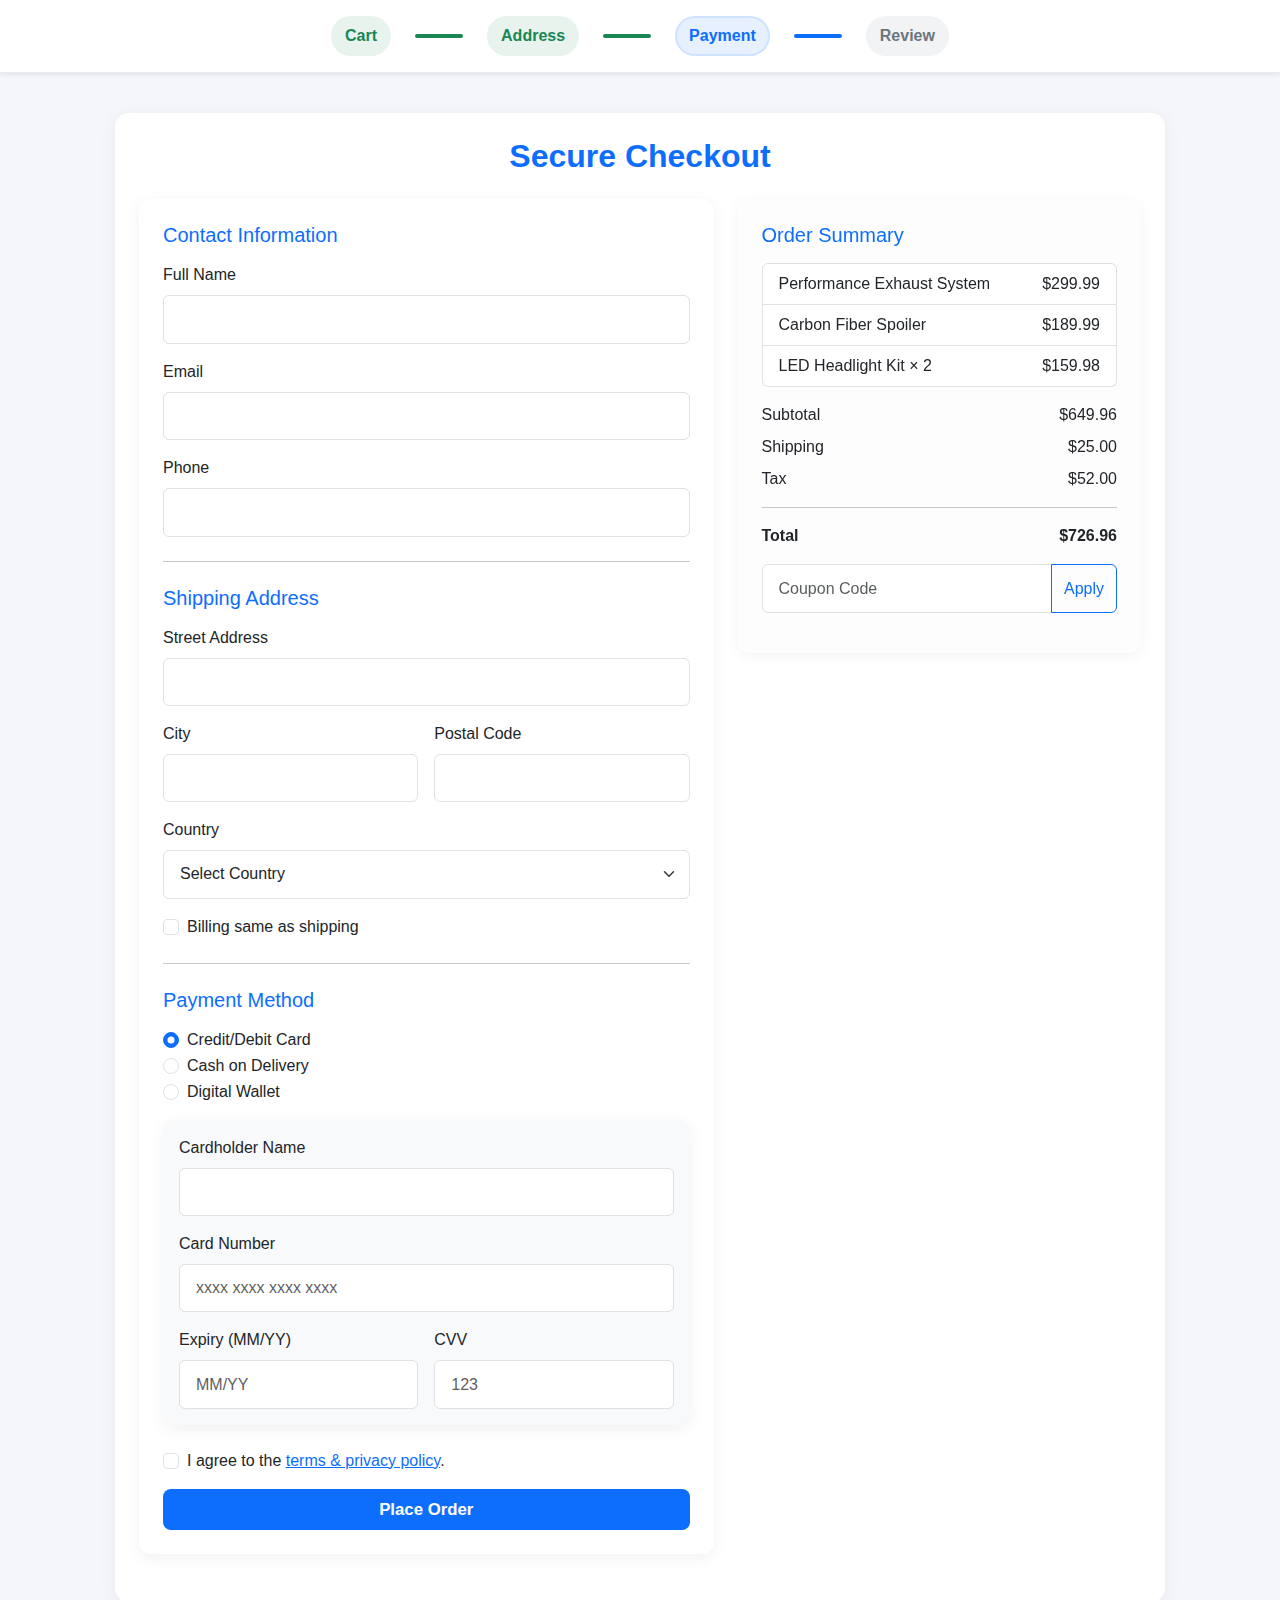
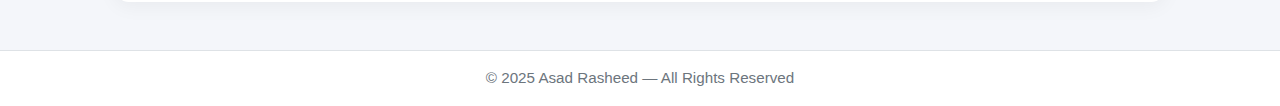
<file: Assignment-1-labAssignment-2-CheckoutPage/checkout.html>
<!DOCTYPE html>
<html lang="en">
  <head>
    <meta charset="UTF-8" />
    <meta name="viewport" content="width=device-width, initial-scale=1.0" />
    <title>Checkout Page</title>

    <link
      href="https://cdn.jsdelivr.net/npm/bootstrap@5.3.0/dist/css/bootstrap.min.css"
      rel="stylesheet"
    />
    <script src="https://code.jquery.com/jquery-3.6.0.min.js"></script>

    <link rel="stylesheet" href="checkout-style.css" />
  </head>

  <body>
    <header class="checkout-header shadow-sm">
      <div
        class="container d-flex justify-content-center align-items-center gap-4 flex-wrap py-3"
      >
        <div class="step completed">Cart</div>
        <div class="step-line"></div>
        <div class="step completed">Address</div>
        <div class="step-line"></div>
        <div class="step active">Payment</div>
        <div class="step-line"></div>
        <div class="step">Review</div>
      </div>
    </header>

    <!-- Main Section -->
    <div class="container main-frame py-4">
      <h2 class="page-title mb-4">Secure Checkout</h2>
      <div class="row g-4">
        <div class="col-12 col-lg-7">
          <div class="card p-4 mb-4">
            <h5 class="mb-3 text-primary">Contact Information</h5>
            <form id="checkoutForm" novalidate>
              <div class="mb-3">
                <label for="fullName" class="form-label required"
                  >Full Name</label
                >
                <input
                  type="text"
                  id="fullName"
                  class="form-control"
                  required
                />
                <div class="invalid-feedback">
                  Full name must be at least 3 characters.
                </div>
              </div>

              <div class="mb-3">
                <label for="email" class="form-label required">Email</label>
                <input type="email" id="email" class="form-control" required />
                <div class="invalid-feedback">Enter a valid email address.</div>
              </div>

              <div class="mb-3">
                <label for="phone" class="form-label required">Phone</label>
                <input type="tel" id="phone" class="form-control" required />
                <div class="invalid-feedback">Phone must have 10+ digits.</div>
              </div>

              <hr class="my-4" />

              <h5 class="mb-3 text-primary">Shipping Address</h5>

              <div class="mb-3">
                <label for="address" class="form-label required"
                  >Street Address</label
                >
                <input type="text" id="address" class="form-control" required />
                <div class="invalid-feedback">Address is required.</div>
              </div>

              <div class="row g-3">
                <div class="col-md-6">
                  <label for="city" class="form-label required">City</label>
                  <input type="text" id="city" class="form-control" required />
                  <div class="invalid-feedback">City is required.</div>
                </div>
                <div class="col-md-6">
                  <label for="postalCode" class="form-label required"
                    >Postal Code</label
                  >
                  <input
                    type="text"
                    id="postalCode"
                    class="form-control"
                    required
                  />
                  <div class="invalid-feedback">
                    Enter a valid postal code (4–6 digits).
                  </div>
                </div>
              </div>

              <div class="mt-3 mb-3">
                <label for="country" class="form-label required">Country</label>
                <select id="country" class="form-select" required>
                  <option value="">Select Country</option>
                  <option>United States</option>
                  <option>United Kingdom</option>
                  <option>Australia</option>
                  <option>Canada</option>
                  <option>Germany</option>
                </select>
                <div class="invalid-feedback">Please select a country.</div>
              </div>

              <div class="form-check mb-3">
                <input
                  class="form-check-input"
                  type="checkbox"
                  id="billingSame"
                />
                <label class="form-check-label" for="billingSame"
                  >Billing same as shipping</label
                >
              </div>

              <hr class="my-4" />

              <h5 class="mb-3 text-primary">Payment Method</h5>

              <div class="form-check">
                <input
                  type="radio"
                  name="paymentMethod"
                  id="payCard"
                  value="card"
                  class="form-check-input"
                  checked
                />
                <label class="form-check-label" for="payCard"
                  >Credit/Debit Card</label
                >
              </div>
              <div class="form-check">
                <input
                  type="radio"
                  name="paymentMethod"
                  id="payCOD"
                  value="cod"
                  class="form-check-input"
                />
                <label class="form-check-label" for="payCOD"
                  >Cash on Delivery</label
                >
              </div>
              <div class="form-check mb-3">
                <input
                  type="radio"
                  name="paymentMethod"
                  id="payWallet"
                  value="wallet"
                  class="form-check-input"
                />
                <label class="form-check-label" for="payWallet"
                  >Digital Wallet</label
                >
              </div>

              <div id="cardDetails" class="card bg-light p-3 mb-4">
                <div class="mb-3">
                  <label for="cardName" class="form-label"
                    >Cardholder Name</label
                  >
                  <input type="text" id="cardName" class="form-control" />
                </div>
                <div class="mb-3">
                  <label for="cardNumber" class="form-label">Card Number</label>
                  <input
                    type="text"
                    id="cardNumber"
                    class="form-control"
                    placeholder="xxxx xxxx xxxx xxxx"
                  />
                </div>
                <div class="row g-3">
                  <div class="col-md-6">
                    <label for="expiry" class="form-label"
                      >Expiry (MM/YY)</label
                    >
                    <input
                      type="text"
                      id="expiry"
                      class="form-control"
                      placeholder="MM/YY"
                    />
                  </div>
                  <div class="col-md-6">
                    <label for="cvv" class="form-label">CVV</label>
                    <input
                      type="text"
                      id="cvv"
                      class="form-control"
                      placeholder="123"
                    />
                  </div>
                </div>
              </div>

              <div class="form-check mb-3">
                <input
                  class="form-check-input"
                  type="checkbox"
                  id="termsCheck"
                  required
                />
                <label class="form-check-label" for="termsCheck">
                  I agree to the <a href="#">terms & privacy policy</a>.
                </label>
                <div class="invalid-feedback">
                  You must agree before submitting.
                </div>
              </div>

              <button
                type="submit"
                class="btn btn-primary w-100 py-2 fw-semibold"
              >
                Place Order
              </button>
            </form>
          </div>
        </div>

        <div class="col-12 col-lg-5">
          <div class="summary-box position-sticky top-0">
            <h5 class="text-primary mb-3">Order Summary</h5>
            <ul class="list-group mb-3">
              <li
                class="list-group-item d-flex justify-content-between align-items-center"
              >
                Performance Exhaust System <span>$299.99</span>
              </li>
              <li
                class="list-group-item d-flex justify-content-between align-items-center"
              >
                Carbon Fiber Spoiler <span>$189.99</span>
              </li>
              <li
                class="list-group-item d-flex justify-content-between align-items-center"
              >
                LED Headlight Kit × 2 <span>$159.98</span>
              </li>
            </ul>
            <div class="d-flex justify-content-between mb-2">
              <span>Subtotal</span> <span>$649.96</span>
            </div>
            <div class="d-flex justify-content-between mb-2">
              <span>Shipping</span> <span>$25.00</span>
            </div>
            <div class="d-flex justify-content-between mb-3">
              <span>Tax</span> <span>$52.00</span>
            </div>
            <hr />
            <div class="fw-bold d-flex justify-content-between mb-3">
              <span>Total</span> <span>$726.96</span>
            </div>
            <div class="input-group mb-3">
              <input
                type="text"
                id="coupon"
                class="form-control"
                placeholder="Coupon Code"
              />
              <button class="btn btn-outline-primary" type="button">
                Apply
              </button>
            </div>
          </div>
        </div>
      </div>
    </div>

    <footer class="footer py-3 mt-5 text-center border-top">
      © 2025 Asad Rasheed — All Rights Reserved
    </footer>

    <script src="checkout-script.js"></script>
  </body>
</html>
</file>
<file: style.css>
/* Custom CSS for BeTuning Website - Matching Original Design */

/* Global Styles */
* {
  margin: 0;
  padding: 0;
  box-sizing: border-box;
}

body {
  font-family: "Roboto", sans-serif;
  line-height: 1.6;
  color: #333;
  background-color: #f8f9fa;
}

/* Navigation Styles */
.navbar {
  background-color: #ffffff !important;
  box-shadow: 0 2px 10px rgba(0, 0, 0, 0.1);
  transition: all 0.3s ease;
}

.navbar-brand {
  display: flex;
  align-items: center;
}

.logo-container {
  display: flex;
  align-items: center;
}

.logo-square {
  background-color: #dc3545;
  color: white;
  width: 40px;
  height: 40px;
  display: flex;
  align-items: center;
  justify-content: center;
  font-weight: 700;
  font-size: 14px;
  margin-right: 10px;
}

.logo-text {
  font-weight: 700;
  font-size: 24px;
  color: #333;
}

.navbar-nav .nav-link {
  color: #333 !important;
  font-weight: 500;
  text-transform: uppercase;
  letter-spacing: 1px;
  margin: 0 15px;
  transition: color 0.3s ease;
  position: relative;
}

.navbar-nav .nav-link:hover,
.navbar-nav .nav-link.active {
  color: #dc3545 !important;
}

.navbar-nav .nav-link.active::after {
  content: "";
  position: absolute;
  bottom: -5px;
  left: 0;
  right: 0;
  height: 2px;
  background-color: #dc3545;
}

/* Hero Section */
.hero-section {
  position: relative;
  min-height: 100vh;
  background-color: #f8f9fa;
  overflow: hidden;
}

.hero-content-col {
  display: flex;
  align-items: center;
  padding: 100px 50px 50px 50px;
}

.hero-content {
  max-width: 600px;
}

.hero-title {
  font-size: 4rem;
  font-weight: 900;
  line-height: 1.1;
  margin-bottom: 20px;
  color: #333;
}

.price-highlight {
  color: #dc3545;
}

.hero-separator {
  width: 60px;
  height: 3px;
  background-color: #333;
  margin: 20px 0 30px 0;
}

.hero-description {
  font-size: 1.1rem;
  color: #666;
  line-height: 1.6;
  max-width: 500px;
}

.hero-visual-col {
  position: relative;
  padding: 0;
  height: 100vh;
  display: flex;
  align-items: center;
  justify-content: center;
}

.hero-visual {
  position: relative;
  width: 100%;
  height: 100%;
  display: flex;
  align-items: center;
  justify-content: center;
}

.car-image {
  position: relative;
  z-index: 2;
  max-width: 80%;
  height: auto;
}

.car-image img {
  width: 100%;
  height: auto;
  object-fit: contain;
}

.background-shapes {
  position: absolute;
  top: 0;
  left: 0;
  right: 0;
  bottom: 0;
  z-index: 1;
}

.red-shape {
  position: absolute;
  background-color: #dc3545;
  opacity: 0.8;
}

.red-r {
  width: 200px;
  height: 200px;
  top: 20%;
  right: 10%;
  border-radius: 10px;
  transform: rotate(15deg);
}

.red-p {
  width: 150px;
  height: 150px;
  top: 30%;
  right: 15%;
  border-radius: 50%;
  transform: rotate(-10deg);
}

.red-b {
  width: 180px;
  height: 100px;
  top: 25%;
  right: 20%;
  border-radius: 20px;
  transform: rotate(25deg);
}

.red-c {
  width: 120px;
  height: 120px;
  top: 35%;
  right: 25%;
  border-radius: 5px;
  transform: rotate(-15deg);
}

.dotted-pattern {
  position: absolute;
  top: 30%;
  left: 20%;
  width: 100px;
  height: 2px;
  background-image: radial-gradient(circle, #333 1px, transparent 1px);
  background-size: 10px 10px;
  transform: rotate(45deg);
}

/* Carousel Indicators */
.carousel-indicators {
  bottom: 30px;
  z-index: 10;
}

.carousel-indicators button {
  width: 12px;
  height: 12px;
  border-radius: 50%;
  border: 2px solid #333;
  background: transparent;
  margin: 0 5px;
  transition: all 0.3s ease;
}

.carousel-indicators .active {
  background: #dc3545;
  border-color: #dc3545;
}

/* Floating Sidebar */
.floating-sidebar {
  position: fixed;
  top: 50%;
  right: 20px;
  transform: translateY(-50%);
  z-index: 1000;
  display: flex;
  flex-direction: column;
  gap: 15px;
}

.sidebar-box {
  background-color: #333;
  color: white;
  padding: 15px 20px;
  text-align: center;
  border-radius: 5px;
  min-width: 80px;
}

.box-number {
  font-size: 1.5rem;
  font-weight: 700;
  line-height: 1;
}

.box-text {
  font-size: 0.9rem;
  margin-top: 5px;
}

.buy-now-btn {
  background-color: #28a745;
  color: white;
  border: none;
  padding: 12px 20px;
  border-radius: 5px;
  font-weight: 600;
  display: flex;
  align-items: center;
  gap: 8px;
  cursor: pointer;
  transition: all 0.3s ease;
  min-width: 120px;
}

.buy-now-btn:hover {
  background-color: #218838;
  transform: translateY(-2px);
}

/* Section Styles */
.section-title {
  font-size: 2.5rem;
  font-weight: 700;
  color: #333;
  margin-bottom: 1rem;
}

.separator {
  text-align: center;
  margin: 2rem 0;
}

.separator img {
  max-width: 200px;
  height: auto;
}

/* About Section */
.about-content h3 {
  font-size: 2rem;
  font-weight: 600;
  color: #333;
  line-height: 1.3;
}

.about-content p {
  font-size: 1.1rem;
  color: #666;
  margin-bottom: 1.5rem;
}

.about-image img {
  border-radius: 10px;
  box-shadow: 0 10px 30px rgba(0, 0, 0, 0.1);
}

/* Open Hours & Stats */
.open-hours h4 {
  font-size: 1.5rem;
  font-weight: 600;
  color: #333;
  margin-bottom: 1rem;
}

.open-hours p {
  color: #666;
  margin-bottom: 1.5rem;
}

.open-hours table {
  font-size: 1rem;
}

.open-hours table td {
  padding: 0.5rem 0;
  border: none;
  color: #333;
}

.stats-section {
  padding: 2rem 0;
}

.stat-circle {
  width: 150px;
  height: 150px;
  border-radius: 50%;
  background: linear-gradient(135deg, #dc3545, #c82333);
  display: flex;
  flex-direction: column;
  align-items: center;
  justify-content: center;
  margin: 0 auto;
  color: white;
  box-shadow: 0 10px 30px rgba(220, 53, 69, 0.3);
}

.stat-number {
  font-size: 2.5rem;
  font-weight: 900;
  line-height: 1;
}

.stat-label {
  font-size: 0.9rem;
  font-weight: 500;
  margin: 0;
  text-align: center;
}

.mechanic-image img {
  border-radius: 10px;
  box-shadow: 0 10px 30px rgba(0, 0, 0, 0.1);
}

/* Portfolio Section */
.portfolio-item {
  position: relative;
  overflow: hidden;
  border-radius: 10px;
  box-shadow: 0 5px 20px rgba(0, 0, 0, 0.1);
  transition: transform 0.3s ease, box-shadow 0.3s ease;
}

.portfolio-item:hover {
  transform: translateY(-10px);
  box-shadow: 0 15px 40px rgba(0, 0, 0, 0.2);
}

.portfolio-item img {
  width: 100%;
  height: 250px;
  object-fit: cover;
  transition: transform 0.3s ease;
}

.portfolio-item:hover img {
  transform: scale(1.1);
}

.portfolio-overlay {
  position: absolute;
  top: 0;
  left: 0;
  right: 0;
  bottom: 0;
  background: linear-gradient(
    45deg,
    rgba(220, 53, 69, 0.9),
    rgba(200, 35, 51, 0.9)
  );
  color: white;
  display: flex;
  flex-direction: column;
  align-items: center;
  justify-content: center;
  opacity: 0;
  transition: opacity 0.3s ease;
  text-align: center;
  padding: 2rem;
}

.portfolio-item:hover .portfolio-overlay {
  opacity: 1;
}

.portfolio-overlay h5 {
  font-size: 1.5rem;
  font-weight: 600;
  margin-bottom: 0.5rem;
}

.portfolio-overlay p {
  font-size: 1rem;
  margin: 0;
}

/* Counter Section */
.counter-section {
  margin-top: 4rem;
}

.counter-bg {
  background-size: cover;
  background-position: center;
  background-repeat: no-repeat;
  padding: 4rem 0;
  border-radius: 15px;
  position: relative;
}

.counter-bg::before {
  content: "";
  position: absolute;
  top: 0;
  left: 0;
  right: 0;
  bottom: 0;
  background: rgba(0, 0, 0, 0.7);
  border-radius: 15px;
}

.counter-number {
  font-size: 4rem;
  font-weight: 900;
  color: #fff;
  margin-bottom: 1rem;
  position: relative;
  z-index: 2;
}

.counter-text {
  font-size: 1.25rem;
  color: #fff;
  position: relative;
  z-index: 2;
}

/* Contact Section */
.contact-content h3 {
  font-size: 2rem;
  font-weight: 600;
  color: #333;
  margin-bottom: 1rem;
}

.phone-number {
  font-size: 1.5rem;
  font-weight: 600;
  color: #dc3545;
}

.contact-form {
  background: white;
  padding: 2rem;
  border-radius: 10px;
  box-shadow: 0 10px 30px rgba(0, 0, 0, 0.1);
}

.contact-form .form-control {
  border: 2px solid #e9ecef;
  border-radius: 8px;
  padding: 0.75rem 1rem;
  font-size: 1rem;
  transition: border-color 0.3s ease;
}

.contact-form .form-control:focus {
  border-color: #dc3545;
  box-shadow: 0 0 0 0.2rem rgba(220, 53, 69, 0.25);
}

.contact-form textarea {
  resize: vertical;
  min-height: 120px;
}

/* Footer */
footer {
  background-color: #1a1a1a !important;
}

footer p {
  color: #ccc;
  margin-bottom: 1rem;
}

footer .btn {
  margin-top: 1rem;
}

/* Button Styles */
.btn-primary {
  background: linear-gradient(135deg, #dc3545, #c82333);
  border: none;
  border-radius: 8px;
  padding: 0.75rem 2rem;
  font-weight: 600;
  text-transform: uppercase;
  letter-spacing: 1px;
  transition: all 0.3s ease;
}

.btn-primary:hover {
  background: linear-gradient(135deg, #c82333, #a71e2a);
  transform: translateY(-2px);
  box-shadow: 0 5px 15px rgba(220, 53, 69, 0.4);
}

.btn-lg {
  padding: 1rem 2.5rem;
  font-size: 1.1rem;
}

/* Responsive Design */
@media (max-width: 1200px) {
  .hero-title {
    font-size: 3.5rem;
  }

  .floating-sidebar {
    right: 10px;
  }
}

@media (max-width: 992px) {
  .hero-content-col {
    padding: 80px 30px 30px 30px;
  }

  .hero-title {
    font-size: 3rem;
  }

  .floating-sidebar {
    display: none;
  }
}

@media (max-width: 768px) {
  .hero-content-col {
    padding: 60px 20px 20px 20px;
  }

  .hero-title {
    font-size: 2.5rem;
  }

  .hero-description {
    font-size: 1rem;
  }

  .section-title {
    font-size: 2rem;
  }

  .about-content h3 {
    font-size: 1.5rem;
  }

  .stat-circle {
    width: 120px;
    height: 120px;
  }

  .stat-number {
    font-size: 2rem;
  }

  .counter-number {
    font-size: 3rem;
  }

  .portfolio-item img {
    height: 200px;
  }

  .contact-form {
    margin-top: 2rem;
  }
}

@media (max-width: 576px) {
  .hero-title {
    font-size: 2rem;
  }

  .hero-description {
    font-size: 0.9rem;
  }

  .section-title {
    font-size: 1.75rem;
  }

  .about-content h3 {
    font-size: 1.25rem;
  }

  .stat-circle {
    width: 100px;
    height: 100px;
  }

  .stat-number {
    font-size: 1.75rem;
  }

  .counter-number {
    font-size: 2.5rem;
  }

  .portfolio-item img {
    height: 180px;
  }

  .logo-text {
    font-size: 20px;
  }

  .logo-square {
    width: 35px;
    height: 35px;
    font-size: 12px;
  }
}

/* Smooth Scrolling */
html {
  scroll-behavior: smooth;
}

/* Animation Classes */
.fade-in {
  opacity: 0;
  transform: translateY(30px);
  transition: all 0.6s ease;
}

.fade-in.visible {
  opacity: 1;
  transform: translateY(0);
}

/* Open Hours & Stats Section */
.open-hours-section {
  background-color: #dc3545;
  color: white;
  padding: 4rem 3rem;
  min-height: 400px;
  display: flex;
  align-items: center;
}

.be-logo-large {
  font-size: 4rem;
  font-weight: 900;
  color: white;
  margin-bottom: 1rem;
  line-height: 1;
}

.open-hours-content h4 {
  font-size: 1.5rem;
  font-weight: 600;
  color: white;
  margin-bottom: 1rem;
}

.open-hours-content p {
  color: rgba(255, 255, 255, 0.9);
  margin-bottom: 1.5rem;
}

.open-hours-content table {
  color: white;
}

.open-hours-content table td {
  padding: 0.5rem 0;
  border: none;
  color: white;
}

.stats-section-bg {
  background-color: #f8f9fa;
  padding: 4rem 2rem;
  min-height: 400px;
  display: flex;
  align-items: center;
}

.mechanic-section {
  padding: 0;
  position: relative;
}

.mechanic-image {
  position: relative;
  height: 400px;
  overflow: hidden;
}

.mechanic-image img {
  width: 100%;
  height: 100%;
  object-fit: cover;
}

.mechanic-overlay {
  position: absolute;
  bottom: 20px;
  right: 20px;
  display: flex;
  flex-direction: column;
  gap: 10px;
}

.overlay-box {
  background-color: rgba(0, 0, 0, 0.8);
  color: white;
  padding: 10px 15px;
  border-radius: 5px;
  text-align: center;
}

.overlay-number {
  font-size: 1.2rem;
  font-weight: 700;
  line-height: 1;
}

.overlay-text {
  font-size: 0.8rem;
  margin-top: 2px;
}

.overlay-btn {
  background-color: #28a745;
  color: white;
  border: none;
  padding: 8px 15px;
  border-radius: 5px;
  font-weight: 600;
  display: flex;
  align-items: center;
  gap: 5px;
  cursor: pointer;
  transition: all 0.3s ease;
}

.overlay-btn:hover {
  background-color: #218838;
  transform: translateY(-2px);
}

/* Realizations Section */
.realizations-content h3 {
  font-size: 3rem;
  font-weight: 700;
  color: #333;
  line-height: 1.1;
  margin-bottom: 2rem;
}

.realizations-counter {
  position: relative;
  height: 300px;
}

.counter-bg {
  background-size: cover;
  background-position: center;
  background-repeat: no-repeat;
  height: 100%;
  border-radius: 15px;
  position: relative;
  display: flex;
  align-items: center;
  justify-content: center;
}

.counter-bg::before {
  content: "";
  position: absolute;
  top: 0;
  left: 0;
  right: 0;
  bottom: 0;
  background: rgba(0, 0, 0, 0.7);
  border-radius: 15px;
}

.counter-content {
  position: relative;
  z-index: 2;
  text-align: center;
  color: white;
}

.counter-number {
  font-size: 4rem;
  font-weight: 900;
  color: #fff;
  margin-bottom: 1rem;
  line-height: 1;
}

.counter-text {
  font-size: 1.25rem;
  color: #fff;
  margin: 0;
}

/* Contact Section */
.contact-image img {
  border-radius: 10px;
  box-shadow: 0 10px 30px rgba(0, 0, 0, 0.1);
}

/* Responsive Design Updates */
@media (max-width: 992px) {
  .open-hours-section {
    padding: 3rem 2rem;
  }

  .stats-section-bg {
    padding: 3rem 1.5rem;
  }

  .mechanic-image {
    height: 300px;
  }

  .realizations-content h3 {
    font-size: 2.5rem;
  }
}

@media (max-width: 768px) {
  .open-hours-section {
    padding: 2rem 1.5rem;
    min-height: 300px;
  }

  .be-logo-large {
    font-size: 3rem;
  }

  .stats-section-bg {
    padding: 2rem 1rem;
    min-height: 300px;
  }

  .mechanic-image {
    height: 250px;
  }

  .realizations-content h3 {
    font-size: 2rem;
  }

  .counter-number {
    font-size: 3rem;
  }
}

@media (max-width: 576px) {
  .open-hours-section {
    padding: 1.5rem 1rem;
  }

  .be-logo-large {
    font-size: 2.5rem;
  }

  .stats-section-bg {
    padding: 1.5rem 1rem;
  }

  .mechanic-image {
    height: 200px;
  }

  .realizations-content h3 {
    font-size: 1.75rem;
  }

  .counter-number {
    font-size: 2.5rem;
  }
}

/* Utility Classes */
.text-gradient {
  background: linear-gradient(135deg, #dc3545, #c82333);
  -webkit-background-clip: text;
  -webkit-text-fill-color: transparent;
  background-clip: text;
}

.shadow-custom {
  box-shadow: 0 10px 30px rgba(0, 0, 0, 0.1);
}

.border-gradient {
  border: 2px solid;
  border-image: linear-gradient(135deg, #dc3545, #c82333) 1;
}
</file>
<file: lab-task-1-Tunning/style.css>
* {
  margin: 0;
  padding: 0;
  box-sizing: border-box;
}

body {
  font-family: "Roboto", sans-serif;
  line-height: 1.6;
  color: #333;
  background-color: #f8f9fa;
}

.navbar {
  background-color: #ffffff ;
  box-shadow: 0 2px 10px rgba(0, 0, 0, 0.1);
  transition: all 0.3s ease;
}

.navbar.scrolled {
  background-color: rgba(255, 255, 255, 0.7) ;
}

.navbar-brand {
  display: flex;
  align-items: center;
}

.logo-container {
  display: flex;
  align-items: center;
}

.logo-square {
  background-color: #dc3545;
  color: white;
  width: 40px;
  height: 40px;
  display: flex;
  align-items: center;
  justify-content: center;
  font-weight: 700;
  font-size: 14px;
  margin-right: 10px;
}

.logo-text {
  font-weight: 700;
  font-size: 24px;
  color: #333;
}

.navbar-nav .nav-link {
  color: #333 !important;
  font-weight: 500;
  text-transform: uppercase;
  letter-spacing: 1px;
  margin: 0 15px;
  transition: color 0.3s ease;
  position: relative;
}

.navbar-nav .nav-link:hover,
.navbar-nav .nav-link.active {
  color: #dc3545 !important;
}

.section-hero {
  position: relative;
  min-height: 100vh;
  background-color: #f8f9fa;
  overflow: hidden;
}

.hero-text-col {
  display: flex;
  align-items: center;
  padding: 100px 50px 50px 50px;
}

.hero-text {
  max-width: 600px;
}

.hero-heading {
  font-size: 4rem;
  font-weight: 900;
  line-height: 1.1;
  margin-bottom: 20px;
  color: #333;
}

.price-highlight {
  color: #dc3545;
}

.hero-separator {
  width: 60px;
  height: 3px;
  background-color: #333;
  margin: 20px 0 30px 0;
}

.hero-text-desc {
  font-size: 1.1rem;
  color: #666;
  line-height: 1.6;
  max-width: 500px;
}

.hero-image-col {
  position: relative;
  padding: 0;
  height: 100vh;
  display: flex;
  align-items: center;
  justify-content: center;
}

.hero-image-box {
  position: relative;
  width: 100%;
  height: 100%;
  display: flex;
  align-items: center;
  justify-content: center;
}

.car-img {
  position: relative;
  z-index: 2;
  max-width: 80%;
  height: auto;
}

.car-img img {
  width: 100%;
  height: auto;
  object-fit: contain;
}

.bg-shapes {
  position: absolute;
  top: 0;
  left: 0;
  right: 0;
  bottom: 0;
  z-index: 1;
}

.red-shape {
  position: absolute;
  background-color: #dc3545;
  opacity: 0.8;
}

.red-r {
  width: 200px;
  height: 200px;
  top: 20%;
  right: 10%;
  border-radius: 10px;
  transform: rotate(15deg);
}

.red-p {
  width: 150px;
  height: 150px;
  top: 30%;
  right: 15%;
  border-radius: 50%;
  transform: rotate(-10deg);
}

.red-b {
  width: 180px;
  height: 100px;
  top: 25%;
  right: 20%;
  border-radius: 20px;
  transform: rotate(25deg);
}

.red-c {
  width: 120px;
  height: 120px;
  top: 35%;
  right: 25%;
  border-radius: 5px;
  transform: rotate(-15deg);
}

.dotted {
  position: absolute;
  top: 30%;
  left: 20%;
  width: 100px;
  height: 2px;
  background-image: radial-gradient(circle, #333 1px, transparent 1px);
  background-size: 10px 10px;
  transform: rotate(45deg);
}

.carousel-indicators {
  bottom: 30px;
  z-index: 10;
  display: flex;
  justify-content: center;
  align-items: center;
  gap: 16px;
}

.carousel-indicators button {
  width: 24px;
  height: 60px;
  border: none;
  background: #bfc2c7;
  margin: 0;
  opacity: 1;
  transition: background 0.3s;
  box-shadow: none;
}

.carousel-indicators .active {
  background: #888b93;
  border: none;
  opacity: 1;
}

.carousel-indicators button:focus {
  outline: 2px solid #dc3545;
}

/* Floating Sidebar */
.floating-sidebar {
  position: fixed;
  top: 50%;
  right: 20px;
  transform: translateY(-50%);
  z-index: 1000;
  display: flex;
  flex-direction: column;
  gap: 15px;
}

.sidebar-box {
  background-color: #333;
  color: white;
  padding: 15px 20px;
  text-align: center;
  border-radius: 5px;
  min-width: 80px;
}

.box-number {
  font-size: 1.5rem;
  font-weight: 700;
  line-height: 1;
}

.box-text {
  font-size: 0.9rem;
  margin-top: 5px;
}

.buy-now-btn {
  background-color: #28a745;
  color: white;
  border: none;
  padding: 12px 20px;
  border-radius: 5px;
  font-weight: 600;
  display: flex;
  align-items: center;
  gap: 8px;
  cursor: pointer;
  transition: all 0.3s ease;
  min-width: 120px;
}

.buy-now-btn:hover {
  background-color: #218838;
  transform: translateY(-2px);
}

/* Section Styles */
.section-heading {
  font-size: 2.5rem;
  font-weight: 700;
  color: #333;
  margin-bottom: 1rem;
}

.separator {
  text-align: center;
  margin: 2rem 0;
}

.separator img {
  max-width: 200px;
  height: auto;
}

/* About Section */
.about-text h3 {
  font-size: 2rem;
  font-weight: 600;
  color: #333;
  line-height: 1.3;
}

.about-text p {
  font-size: 1.1rem;
  color: #666;
  margin-bottom: 1.5rem;
}

.about-img img {
  border-radius: 10px;
  box-shadow: 0 10px 30px rgba(0, 0, 0, 0.1);
}

/* Open Hours & Stats */
.open-hours h4 {
  font-size: 1.5rem;
  font-weight: 600;
  color: #333;
  margin-bottom: 1rem;
}

.open-hours p {
  color: #666;
  margin-bottom: 1.5rem;
}

.open-hours table {
  font-size: 1rem;
}

.open-hours table td {
  padding: 0.5rem 0;
  border: none;
  color: #333;
}

.stats-section {
  padding: 2rem 0;
}

.stat-circle {
  width: 150px;
  height: 150px;
  border-radius: 50%;
  background: linear-gradient(135deg, #dc3545, #c82333);
  display: flex;
  flex-direction: column;
  align-items: center;
  justify-content: center;
  margin: 0 auto;
  color: white;
  box-shadow: 0 10px 30px rgba(220, 53, 69, 0.3);
}

.stat-number {
  font-size: 2.5rem;
  font-weight: 900;
  line-height: 1;
}

.stat-label {
  font-size: 0.9rem;
  font-weight: 500;
  margin: 0;
  text-align: center;
}

.mechanic-image img {
  border-radius: 10px;
  box-shadow: 0 10px 30px rgba(0, 0, 0, 0.1);
}

/* Portfolio Section */
.portfolio-card {
  position: relative;
  overflow: hidden;
  border-radius: 10px;
  box-shadow: 0 5px 20px rgba(0, 0, 0, 0.1);
  transition: transform 0.3s ease, box-shadow 0.3s ease;
}

.portfolio-card:hover {
  transform: translateY(-10px);
  box-shadow: 0 15px 40px rgba(0, 0, 0, 0.2);
}

.portfolio-card img {
  width: 100%;
  height: 250px;
  object-fit: cover;
  transition: transform 0.3s ease;
}

.portfolio-card:hover img {
  transform: scale(1.1);
}

.portfolio-card-overlay {
  position: absolute;
  top: 0;
  left: 0;
  right: 0;
  bottom: 0;
  background: linear-gradient(
    45deg,
    rgba(220, 53, 69, 0.9),
    rgba(200, 35, 51, 0.9)
  );
  color: white;
  display: flex;
  flex-direction: column;
  align-items: center;
  justify-content: center;
  opacity: 0;
  transition: opacity 0.3s ease;
  text-align: center;
  padding: 2rem;
}

.portfolio-card:hover .portfolio-card-overlay {
  opacity: 1;
}

.portfolio-card-overlay h5 {
  font-size: 1.5rem;
  font-weight: 600;
  margin-bottom: 0.5rem;
}

.portfolio-card-overlay p {
  font-size: 1rem;
  margin: 0;
}

/* Counter Section */
.counter-section {
  margin-top: 4rem;
}

.counter-bg-box {
  background-size: cover;
  background-position: center;
  background-repeat: no-repeat;
  padding: 4rem 0;
  border-radius: 15px;
  position: relative;
}

.counter-bg-box::before {
  content: "";
  position: absolute;
  top: 0;
  left: 0;
  right: 0;
  bottom: 0;
  background: rgba(0, 0, 0, 0.7);
  border-radius: 15px;
}

.counter-number {
  font-size: 4rem;
  font-weight: 900;
  color: #fff;
  margin-bottom: 1rem;
  position: relative;
  z-index: 2;
}

.counter-text {
  font-size: 1.25rem;
  color: #fff;
  position: relative;
  z-index: 2;
}

/* Contact Section */
.contact-text h3 {
  font-size: 2rem;
  font-weight: 600;
  color: #333;
  margin-bottom: 1rem;
}

.phone-text {
  font-size: 1.5rem;
  font-weight: 600;
  color: #dc3545;
}

.contact-form {
  background: white;
  padding: 2rem;
  border-radius: 10px;
  box-shadow: 0 10px 30px rgba(0, 0, 0, 0.1);
}

.contact-form .form-control {
  border: 2px solid #e9ecef;
  border-radius: 8px;
  padding: 0.75rem 1rem;
  font-size: 1rem;
  transition: border-color 0.3s ease;
}

.contact-form .form-control:focus {
  border-color: #dc3545;
  box-shadow: 0 0 0 0.2rem rgba(220, 53, 69, 0.25);
}

.contact-form textarea {
  resize: vertical;
  min-height: 120px;
}

/* Footer */
footer {
  background-color: #1a1a1a !important;
}

footer p {
  color: #ccc;
  margin-bottom: 1rem;
}

footer .btn {
  margin-top: 1rem;
}

/* Button Styles */
.btn-primary {
  background: linear-gradient(135deg, #dc3545, #c82333);
  border: none;
  border-radius: 8px;
  padding: 0.75rem 2rem;
  font-weight: 600;
  text-transform: uppercase;
  letter-spacing: 1px;
  transition: all 0.3s ease;
}

.btn-primary:hover {
  background: linear-gradient(135deg, #c82333, #a71e2a);
  transform: translateY(-2px);
  box-shadow: 0 5px 15px rgba(220, 53, 69, 0.4);
}

.btn-lg {
  padding: 1rem 2.5rem;
  font-size: 1.1rem;
}

/* Responsive Design */
@media (max-width: 1200px) {
  .hero-heading {
    font-size: 3.5rem;
  }

  .floating-sidebar {
    right: 10px;
  }
}

@media (max-width: 992px) {
  .hero-text-col {
    padding: 80px 30px 30px 30px;
  }

  .hero-heading {
    font-size: 3rem;
  }

  .floating-sidebar {
    display: none;
  }
}

@media (max-width: 768px) {
  .hero-text-col {
    padding: 60px 20px 20px 20px;
  }

  .hero-heading {
    font-size: 2.5rem;
  }

  .hero-text-desc {
    font-size: 1rem;
  }

  .section-heading {
    font-size: 2rem;
  }

  .about-text h3 {
    font-size: 1.5rem;
  }

  .stat-circle {
    width: 120px;
    height: 120px;
  }

  .stat-number {
    font-size: 2rem;
  }

  .counter-number {
    font-size: 3rem;
  }

  .portfolio-card img {
    height: 200px;
  }

  .contact-form {
    margin-top: 2rem;
  }
}

@media (max-width: 576px) {
  .hero-heading {
    font-size: 2rem;
  }

  .hero-text-desc {
    font-size: 0.9rem;
  }

  .section-heading {
    font-size: 1.75rem;
  }

  .about-text h3 {
    font-size: 1.25rem;
  }

  .stat-circle {
    width: 100px;
    height: 100px;
  }

  .stat-number {
    font-size: 1.75rem;
  }

  .counter-number {
    font-size: 2.5rem;
  }

  .portfolio-card img {
    height: 180px;
  }

  .logo-text {
    font-size: 20px;
  }

  .logo-square {
    width: 35px;
    height: 35px;
    font-size: 12px;
  }
}

/* Smooth Scrolling */
html {
  scroll-behavior: smooth;
}

/* Animation Classes */
.fade-in {
  opacity: 0;
  transform: translateY(30px);
  transition: all 0.6s ease;
}

.fade-in.visible {
  opacity: 1;
  transform: translateY(0);
}

/* Open Hours & Stats Section */
.hours-section {
  background-color: #dc3545;
  color: white;
  padding: 4rem 3rem;
  min-height: 400px;
  display: flex;
  align-items: center;
}

.be-logo-big {
  font-size: 4rem;
  font-weight: 900;
  color: white;
  margin-bottom: 1rem;
  line-height: 1;
}

.hours-content h4 {
  font-size: 1.5rem;
  font-weight: 600;
  color: white;
  margin-bottom: 1rem;
}

.hours-content p {
  color: rgba(255, 255, 255, 0.9);
  margin-bottom: 1.5rem;
}

.hours-content table {
  color: white;
}

.hours-content table td {
  padding: 0.5rem 0;
  border: none;
  color: white;
}

.stats-section-box {
  background-color: #f8f9fa;
  padding: 4rem 2rem;
  min-height: 400px;
  display: flex;
  align-items: center;
}

.mechanic-section-box {
  padding: 0;
  position: relative;
}

.mechanic-img {
  position: relative;
  height: 400px;
  overflow: hidden;
}

.mechanic-img img {
  width: 100%;
  height: 100%;
  object-fit: cover;
}

.mechanic-overlay {
  position: absolute;
  bottom: 20px;
  right: 20px;
  display: flex;
  flex-direction: column;
  gap: 10px;
}

.overlay-box {
  background-color: rgba(0, 0, 0, 0.8);
  color: white;
  padding: 10px 15px;
  border-radius: 5px;
  text-align: center;
}

.overlay-number {
  font-size: 1.2rem;
  font-weight: 700;
  line-height: 1;
}

.overlay-text {
  font-size: 0.8rem;
  margin-top: 2px;
}

.overlay-btn {
  background-color: #28a745;
  color: white;
  border: none;
  padding: 8px 15px;
  border-radius: 5px;
  font-weight: 600;
  display: flex;
  align-items: center;
  gap: 5px;
  cursor: pointer;
  transition: all 0.3s ease;
}

.overlay-btn:hover {
  background-color: #218838;
  transform: translateY(-2px);
}

/* Realizations Section */
.realizations-text h3 {
  font-size: 3rem;
  font-weight: 700;
  color: #333;
  line-height: 1.1;
  margin-bottom: 2rem;
}

.realizations-box {
  position: relative;
  height: 300px;
}

.counter-bg {
  background-size: cover;
  background-position: center;
  background-repeat: no-repeat;
  height: 100%;
  border-radius: 15px;
  position: relative;
  display: flex;
  align-items: center;
  justify-content: center;
}

.counter-bg::before {
  content: "";
  position: absolute;
  top: 0;
  left: 0;
  right: 0;
  bottom: 0;
  background: rgba(0, 0, 0, 0.7);
  border-radius: 15px;
}

.counter-text-box {
  position: relative;
  z-index: 2;
  text-align: center;
  color: white;
}

.counter-number {
  font-size: 4rem;
  font-weight: 900;
  color: #fff;
  margin-bottom: 1rem;
  line-height: 1;
}

.counter-text {
  font-size: 1.25rem;
  color: #fff;
  margin: 0;
}

/* Contact Section */
.contact-img img {
  border-radius: 10px;
  box-shadow: 0 10px 30px rgba(0, 0, 0, 0.1);
}

/* Responsive Design Updates */
@media (max-width: 992px) {
  .open-hours-section {
    padding: 3rem 2rem;
  }

  .stats-section-bg {
    padding: 3rem 1.5rem;
  }

  .mechanic-image {
    height: 300px;
  }

  .realizations-content h3 {
    font-size: 2.5rem;
  }
}

@media (max-width: 768px) {
  .open-hours-section {
    padding: 2rem 1.5rem;
    min-height: 300px;
  }

  .be-logo-large {
    font-size: 3rem;
  }

  .stats-section-bg {
    padding: 2rem 1rem;
    min-height: 300px;
  }

  .mechanic-image {
    height: 250px;
  }

  .realizations-content h3 {
    font-size: 2rem;
  }

  .counter-number {
    font-size: 3rem;
  }
}

@media (max-width: 576px) {
  .open-hours-section {
    padding: 1.5rem 1rem;
  }

  .be-logo-large {
    font-size: 2.5rem;
  }

  .stats-section-bg {
    padding: 1.5rem 1rem;
  }

  .mechanic-image {
    height: 200px;
  }

  .realizations-content h3 {
    font-size: 1.75rem;
  }

  .counter-number {
    font-size: 2.5rem;
  }
}

/* Utility Classes */
.text-gradient {
  background: linear-gradient(135deg, #dc3545, #c82333);
  -webkit-background-clip: text;
  -webkit-text-fill-color: transparent;
  background-clip: text;
}

.shadow-custom {
  box-shadow: 0 10px 30px rgba(0, 0, 0, 0.1);
}

.border-gradient {
  border: 2px solid;
  border-image: linear-gradient(135deg, #dc3545, #c82333) 1;
}
</file>
<file: Assignment-1-labAssignment-2-CheckoutPage/checkout-style.css>
body {
  background: #f4f6fa;
  font-family: "Poppins", sans-serif;
}

.checkout-header {
  background: #ffffff;
  border-bottom: 1px solid #e9ecef;
}

.step {
  font-weight: 600;
  color: #6c757d;
  position: relative;
  padding: 8px 14px;
  border-radius: 9999px;
  background: #f1f3f5;
  display: inline-flex;
  align-items: center;
  gap: 8px;
  transition: all 0.2s ease;
}

.step.active {
  color: #0d6efd;
  background: rgba(13, 110, 253, 0.1);
  box-shadow: inset 0 0 0 2px rgba(13, 110, 253, 0.1);
}

.step.completed {
  color: #198754;
  background: rgba(25, 135, 84, 0.1);
}

.step:hover {
  background: #e9ecef;
}

.step-line {
  width: 48px;
  height: 4px;
  background: #dee2e6;
  border-radius: 9999px;
}

.step.completed + .step-line {
  background: #198754;
}

.step.active + .step-line {
  background: #0d6efd;
}

.main-frame {
  max-width: 1050px;
  margin: 40px auto;
  background: #fff;
  border-radius: 14px;
  box-shadow: 0 4px 20px rgba(0, 0, 0, 0.05);
  padding: 32px 24px;
}

.page-title {
  text-align: center;
  color: #0d6efd;
  font-weight: 700;
}

.card {
  border: none;
  border-radius: 12px;
  box-shadow: 0 4px 16px rgba(0, 0, 0, 0.06);
}

.summary-box {
  border: none;
  border-radius: 12px;
  background: #fdfdfd;
  box-shadow: 0 3px 14px rgba(0, 0, 0, 0.05);
  padding: 1.5rem;
}

.form-control,
.form-select {
  border-radius: 6px;
  padding: 0.7rem 1rem;
}

.btn-primary {
  background: #0d6efd;
  border: none;
  border-radius: 8px;
  font-size: 1.05rem;
}

.btn-primary:hover {
  background: #0b5ed7;
}

.footer {
  background: #fff;
  font-size: 0.95rem;
  color: #6c757d;
}

@media (max-width: 767px) {
  .main-frame {
    padding: 24px 18px;
  }
}
</file>
